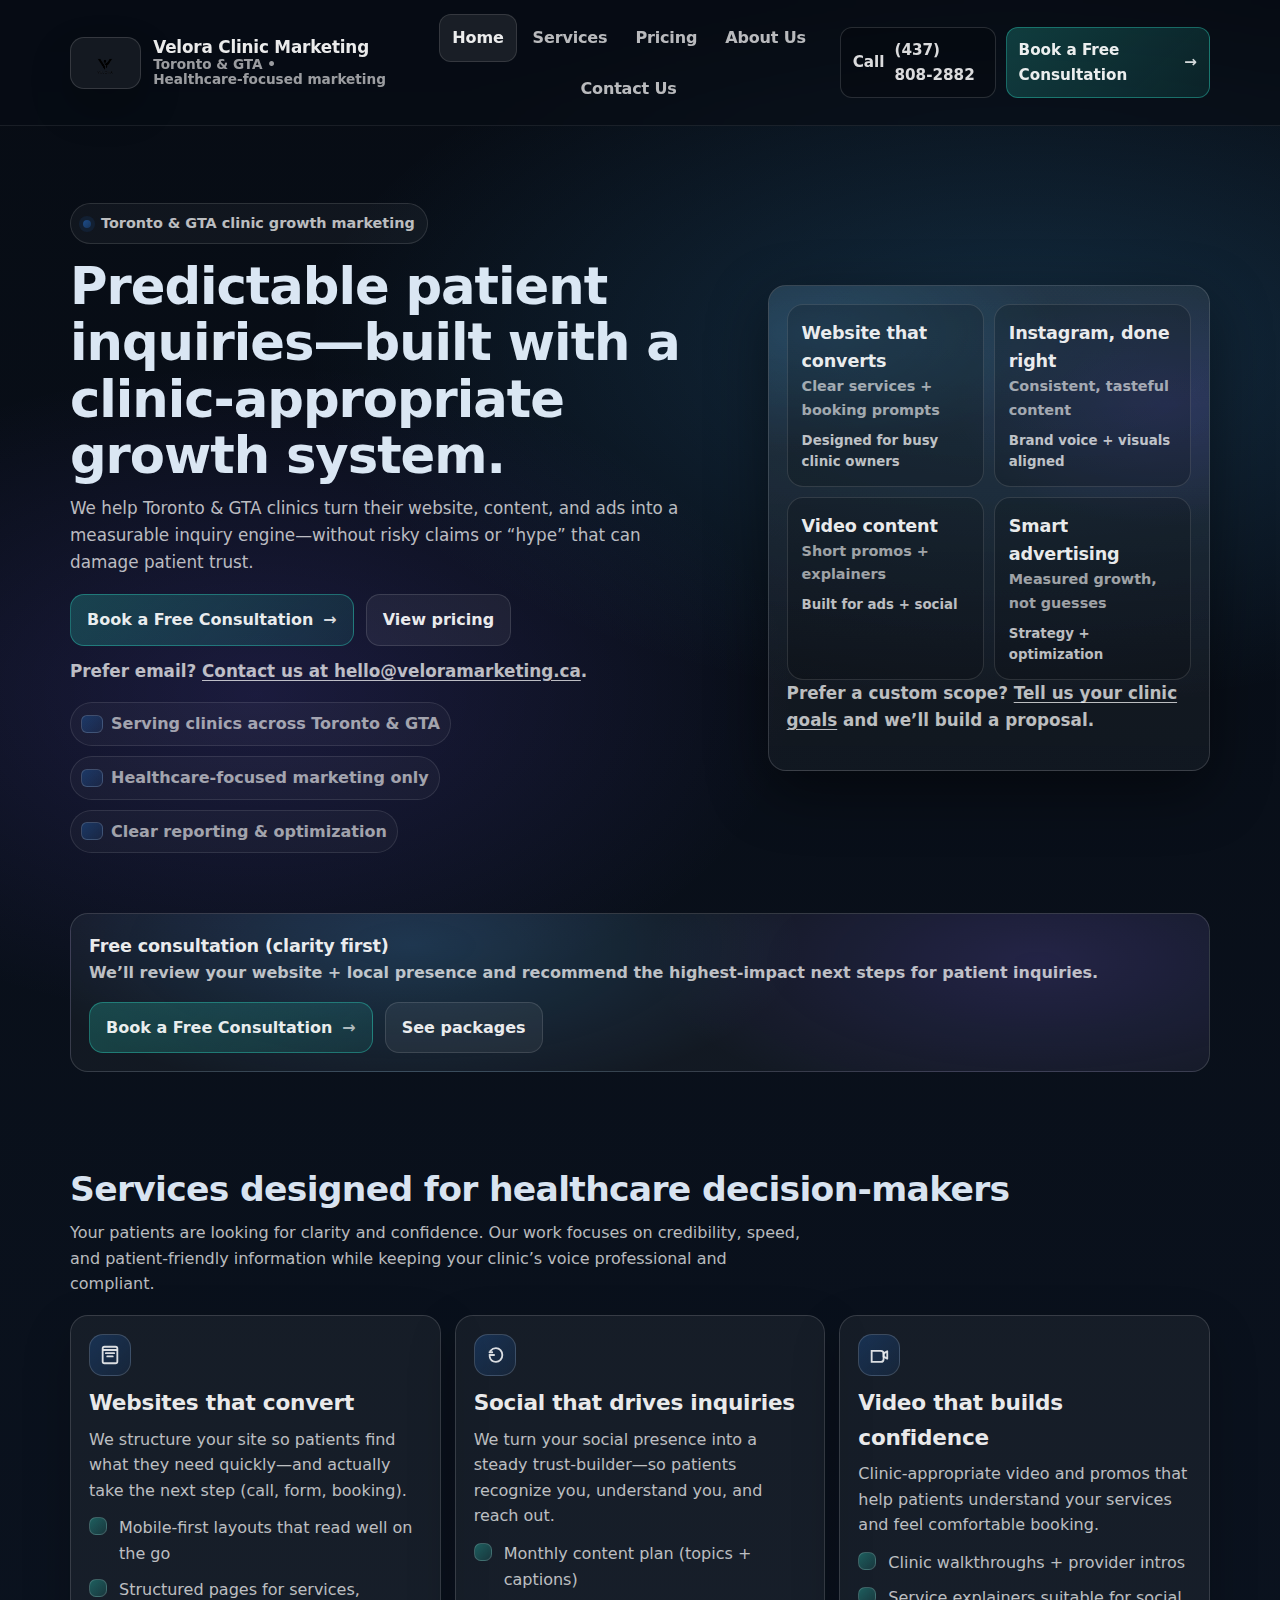
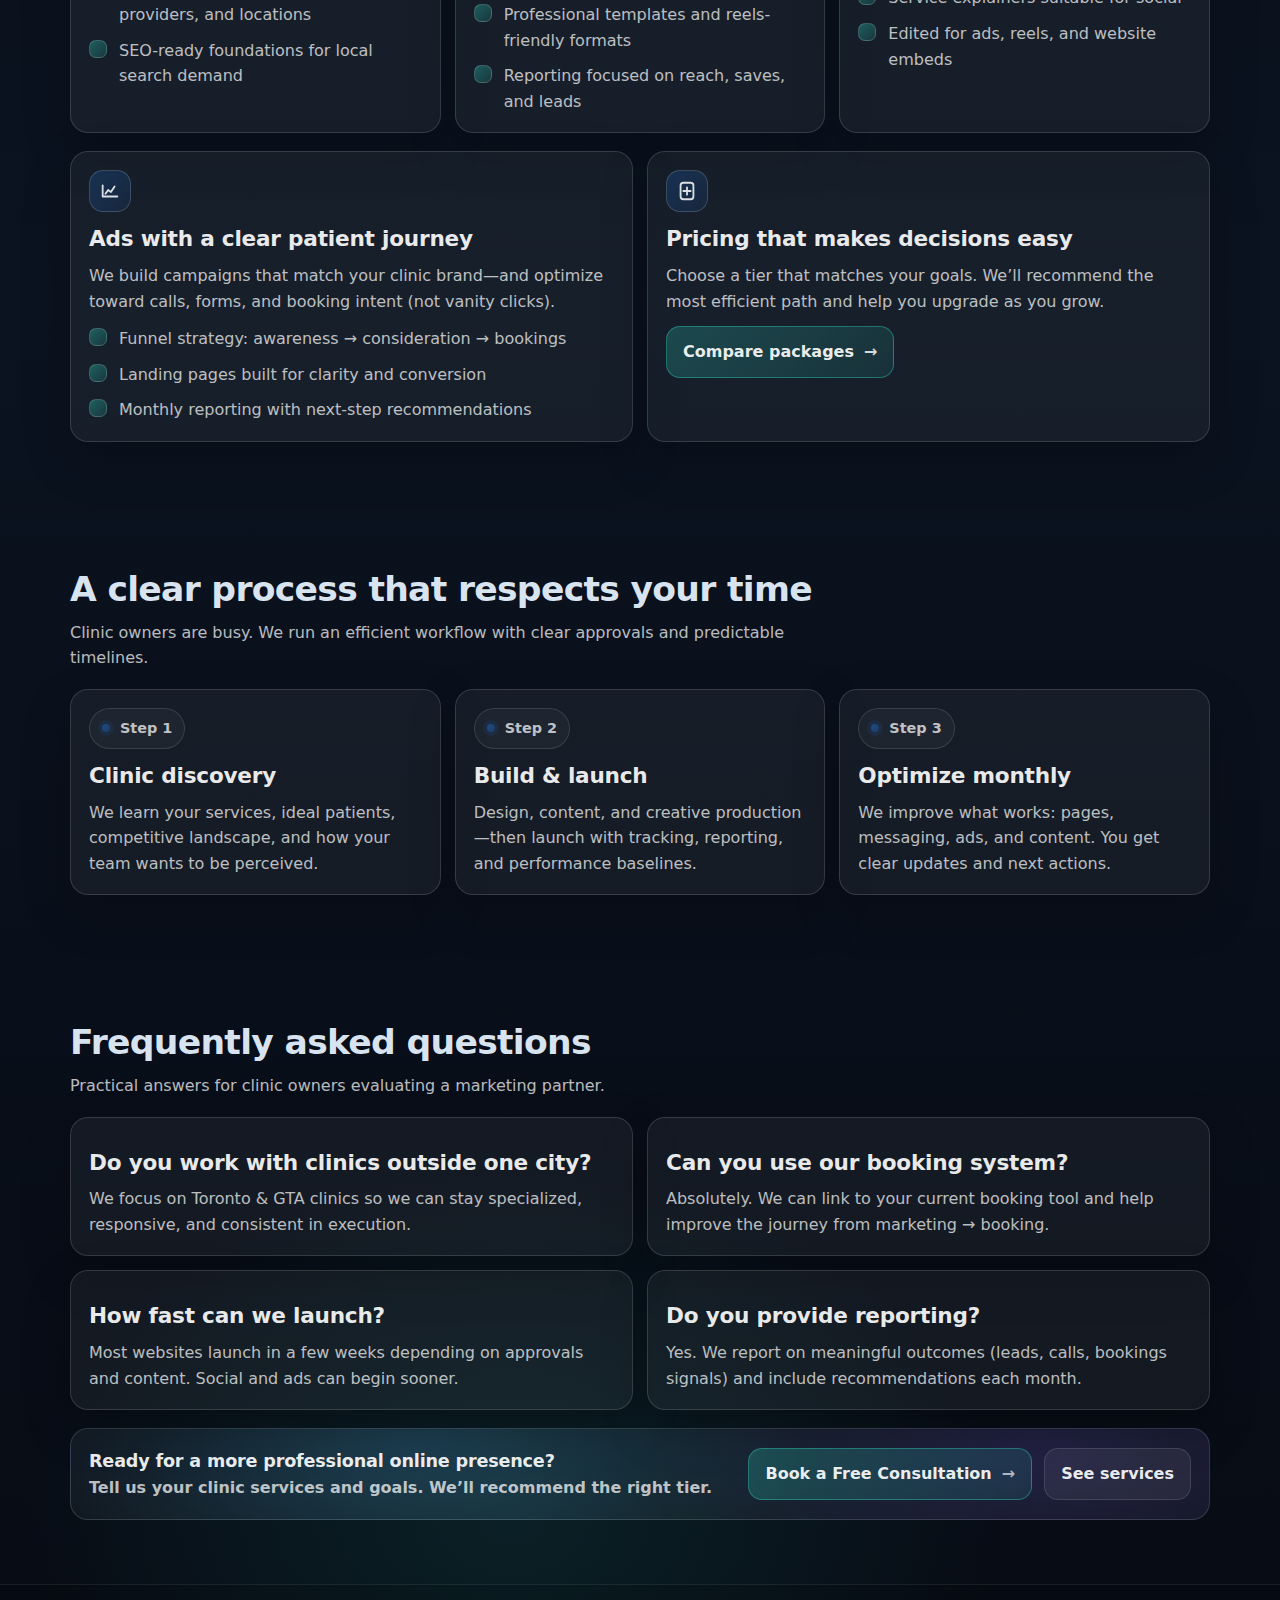
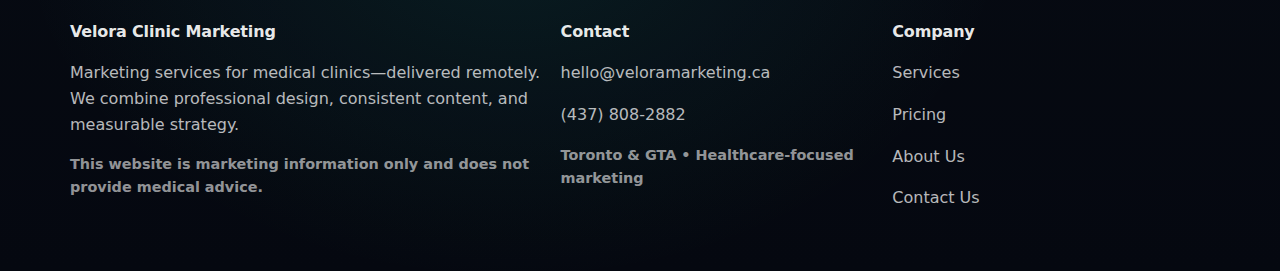
<file: docs/index.html>
<!doctype html>
<html lang="en">
  <head>
    <meta charset="utf-8" />
    <meta name="viewport" content="width=device-width, initial-scale=1" />
    <meta name="description" content="Marketing services for medical clinics: clinic websites, Instagram management, video content, and digital advertising—delivered remotely." />
    <title>Velora Clinic Marketing — Clinic Growth Partners</title>
    <link rel="icon" href="assets/favicon.svg" type="image/svg+xml" />
    <link rel="stylesheet" href="css/styles.css" />
  </head>
  <body>
    <a class="skip-link" href="#main">Skip to content</a>

    <header class="site-header">
      <div class="container nav">
        <a class="brand" href="index.html" aria-label="Go to homepage">
          <span class="logo-badge" aria-hidden="true">
            <img
              class="logo-mark"
              src="assets/velora-logo.png"
              alt=""
            />
          </span>
          <span class="name">
            <strong data-business-name>Velora Clinic Marketing</strong>
            <span data-city>Toronto &amp; GTA • Healthcare‑focused marketing</span>
          </span>
        </a>

        <nav id="nav" class="nav-links" data-nav-links aria-label="Primary">
          <a href="index.html">Home</a>
          <a href="services.html">Services</a>
          <a href="pricing.html">Pricing</a>
          <a href="about.html">About Us</a>
          <a href="contact.html">Contact Us</a>
        </nav>

        <div class="nav-cta">
          <a class="btn small ghost desktop-only" data-phone-link href="tel:+14378082882"><span aria-hidden="true">Call</span> <span data-phone>4378082882</span></a>
          <button class="btn small nav-toggle" type="button" data-nav-toggle aria-controls="nav" aria-expanded="false">
            Menu
          </button>
          <a class="btn small primary" href="contact.html#contact-form">Book a Free Consultation <span class="arrow" aria-hidden="true">→</span></a>
        </div>
      </div>
    </header>

    <main id="main">
      <section class="hero">
        <div class="container hero-grid">
          <div>
            <div class="pill"><span class="dot" aria-hidden="true"></span>Toronto &amp; GTA clinic growth marketing</div>
            <h1>Predictable patient inquiries—built with a clinic‑appropriate growth system.</h1>
            <p>
              We help Toronto &amp; GTA clinics turn their website, content, and ads into a measurable inquiry engine—without risky claims or “hype”
              that can damage patient trust.
            </p>
            <div class="hero-actions">
              <a class="btn primary" href="contact.html#contact-form">Book a Free Consultation <span class="arrow" aria-hidden="true">→</span></a>
              <a class="btn" href="pricing.html#packages">View pricing</a>
            </div>
            <div class="spacer-12"></div>
            <p class="help" style="margin:0;">
              Prefer email? <a data-email-link href="mailto:Velorafrontdesk@gmail.com" style="text-decoration: underline; text-underline-offset: 3px;">Contact us at <span data-email>Velorafrontdesk@gmail.com</span></a>.
            </p>
            <div class="trust-row" aria-label="Highlights">
              <span><span class="icon" aria-hidden="true"></span>Serving clinics across Toronto &amp; GTA</span>
              <span><span class="icon" aria-hidden="true"></span>Healthcare-focused marketing only</span>
              <span><span class="icon" aria-hidden="true"></span>Clear reporting &amp; optimization</span>
            </div>
          </div>

          <aside class="hero-card" aria-label="What you get">
            <div class="mini-kpis">
              <div class="kpi">
                <strong>Website that converts</strong>
                <span>Clear services + booking prompts</span>
                <small>Designed for busy clinic owners</small>
              </div>
              <div class="kpi">
                <strong>Instagram, done right</strong>
                <span>Consistent, tasteful content</span>
                <small>Brand voice + visuals aligned</small>
              </div>
              <div class="kpi">
                <strong>Video content</strong>
                <span>Short promos + explainers</span>
                <small>Built for ads + social</small>
              </div>
              <div class="kpi">
                <strong>Smart advertising</strong>
                <span>Measured growth, not guesses</span>
                <small>Strategy + optimization</small>
              </div>
            </div>
            <p class="note">
              Prefer a custom scope? <a href="contact.html">Tell us your clinic goals</a> and we’ll build a proposal.
            </p>
          </aside>
        </div>
      </section>

      <section class="section compact">
        <div class="container cta-band">
          <div>
            <strong>Free consultation (clarity first)</strong>
            <span>We’ll review your website + local presence and recommend the highest-impact next steps for patient inquiries.</span>
          </div>
          <div style="display:flex; gap:12px; flex-wrap:wrap;">
            <a class="btn primary" href="contact.html#contact-form">Book a Free Consultation <span class="arrow" aria-hidden="true">→</span></a>
            <a class="btn" href="pricing.html#packages">See packages</a>
          </div>
        </div>
      </section>

      <section class="section">
        <div class="container">
          <header class="section-header">
            <h2>Services designed for healthcare decision‑makers</h2>
            <p>
              Your patients are looking for clarity and confidence. Our work focuses on credibility, speed, and patient-friendly information
              while keeping your clinic’s voice professional and compliant.
            </p>
          </header>

          <div class="grid-3">
            <article class="card">
              <div class="iconbox" aria-hidden="true">
                <svg viewBox="0 0 24 24" fill="none"><path d="M5 6.5h14M7.5 10h9M9 13.5h6" stroke="currentColor" stroke-width="2" stroke-linecap="round"/><path d="M6 3h12a2 2 0 0 1 2 2v14a2 2 0 0 1-2 2H6a2 2 0 0 1-2-2V5a2 2 0 0 1 2-2Z" stroke="currentColor" stroke-width="2"/></svg>
              </div>
              <h3>Websites that convert</h3>
              <p>We structure your site so patients find what they need quickly—and actually take the next step (call, form, booking).</p>
              <ul class="list">
                <li><span class="check" aria-hidden="true"></span><span>Mobile‑first layouts that read well on the go</span></li>
                <li><span class="check" aria-hidden="true"></span><span>Structured pages for services, providers, and locations</span></li>
                <li><span class="check" aria-hidden="true"></span><span>SEO-ready foundations for local search demand</span></li>
              </ul>
            </article>

            <article class="card">
              <div class="iconbox" aria-hidden="true">
                <svg viewBox="0 0 24 24" fill="none"><path d="M7 7.5c1.7-2 3.7-3 6-3 4 0 7 3.1 7 7.5S17 19.5 13 19.5c-3.6 0-6.2-2.4-6.8-5.7" stroke="currentColor" stroke-width="2" stroke-linecap="round"/><path d="M6 12h5M6 9h3" stroke="currentColor" stroke-width="2" stroke-linecap="round"/></svg>
              </div>
              <h3>Social that drives inquiries</h3>
              <p>We turn your social presence into a steady trust-builder—so patients recognize you, understand you, and reach out.</p>
              <ul class="list">
                <li><span class="check" aria-hidden="true"></span><span>Monthly content plan (topics + captions)</span></li>
                <li><span class="check" aria-hidden="true"></span><span>Professional templates and reels-friendly formats</span></li>
                <li><span class="check" aria-hidden="true"></span><span>Reporting focused on reach, saves, and leads</span></li>
              </ul>
            </article>

            <article class="card">
              <div class="iconbox" aria-hidden="true">
                <svg viewBox="0 0 24 24" fill="none"><path d="M4 7.5h10a3 3 0 0 1 3 3v6a3 3 0 0 1-3 3H4v-12Z" stroke="currentColor" stroke-width="2"/><path d="M17 10.2 21 8v8l-4-2.2v-3.6Z" stroke="currentColor" stroke-width="2" stroke-linejoin="round"/></svg>
              </div>
              <h3>Video that builds confidence</h3>
              <p>Clinic-appropriate video and promos that help patients understand your services and feel comfortable booking.</p>
              <ul class="list">
                <li><span class="check" aria-hidden="true"></span><span>Clinic walkthroughs + provider intros</span></li>
                <li><span class="check" aria-hidden="true"></span><span>Service explainers suitable for social</span></li>
                <li><span class="check" aria-hidden="true"></span><span>Edited for ads, reels, and website embeds</span></li>
              </ul>
            </article>
          </div>

          <div class="spacer-18"></div>
          <div class="grid-2">
            <article class="card">
              <div class="iconbox" aria-hidden="true">
                <svg viewBox="0 0 24 24" fill="none"><path d="M4 18V6m0 12h16" stroke="currentColor" stroke-width="2" stroke-linecap="round"/><path d="M7 15l3-4 3 2 4-6" stroke="currentColor" stroke-width="2" stroke-linecap="round" stroke-linejoin="round"/></svg>
              </div>
              <h3>Ads with a clear patient journey</h3>
              <p>We build campaigns that match your clinic brand—and optimize toward calls, forms, and booking intent (not vanity clicks).</p>
              <ul class="list">
                <li><span class="check" aria-hidden="true"></span><span>Funnel strategy: awareness → consideration → bookings</span></li>
                <li><span class="check" aria-hidden="true"></span><span>Landing pages built for clarity and conversion</span></li>
                <li><span class="check" aria-hidden="true"></span><span>Monthly reporting with next-step recommendations</span></li>
              </ul>
            </article>
            <article class="card">
              <div class="iconbox" aria-hidden="true">
                <svg viewBox="0 0 24 24" fill="none"><path d="M8 12h8M12 8v8" stroke="currentColor" stroke-width="2" stroke-linecap="round"/><path d="M5 6a3 3 0 0 1 3-3h8a3 3 0 0 1 3 3v12a3 3 0 0 1-3 3H8a3 3 0 0 1-3-3V6Z" stroke="currentColor" stroke-width="2"/></svg>
              </div>
              <h3>Pricing that makes decisions easy</h3>
              <p>Choose a tier that matches your goals. We’ll recommend the most efficient path and help you upgrade as you grow.</p>
              <div class="spacer-12"></div>
              <a class="btn primary" href="pricing.html">Compare packages <span class="arrow" aria-hidden="true">→</span></a>
            </article>
          </div>
        </div>
      </section>

      <section class="section">
        <div class="container">
          <header class="section-header">
            <h2>A clear process that respects your time</h2>
            <p>Clinic owners are busy. We run an efficient workflow with clear approvals and predictable timelines.</p>
          </header>
          <div class="grid-3">
            <div class="card">
              <div class="pill"><span class="dot" aria-hidden="true"></span>Step 1</div>
              <h3>Clinic discovery</h3>
              <p>We learn your services, ideal patients, competitive landscape, and how your team wants to be perceived.</p>
            </div>
            <div class="card">
              <div class="pill"><span class="dot" aria-hidden="true"></span>Step 2</div>
              <h3>Build & launch</h3>
              <p>Design, content, and creative production—then launch with tracking, reporting, and performance baselines.</p>
            </div>
            <div class="card">
              <div class="pill"><span class="dot" aria-hidden="true"></span>Step 3</div>
              <h3>Optimize monthly</h3>
              <p>We improve what works: pages, messaging, ads, and content. You get clear updates and next actions.</p>
            </div>
          </div>
        </div>
      </section>

      <section class="section">
        <div class="container">
          <header class="section-header">
            <h2>Frequently asked questions</h2>
            <p>Practical answers for clinic owners evaluating a marketing partner.</p>
          </header>
          <div class="grid-2">
            <div class="card">
              <h3>Do you work with clinics outside one city?</h3>
              <p>We focus on Toronto &amp; GTA clinics so we can stay specialized, responsive, and consistent in execution.</p>
            </div>
            <div class="card">
              <h3>Can you use our booking system?</h3>
              <p>Absolutely. We can link to your current booking tool and help improve the journey from marketing → booking.</p>
            </div>
            <div class="card">
              <h3>How fast can we launch?</h3>
              <p>Most websites launch in a few weeks depending on approvals and content. Social and ads can begin sooner.</p>
            </div>
            <div class="card">
              <h3>Do you provide reporting?</h3>
              <p>Yes. We report on meaningful outcomes (leads, calls, bookings signals) and include recommendations each month.</p>
            </div>
          </div>
          <div class="spacer-18"></div>
          <div class="cta-band">
            <div>
              <strong>Ready for a more professional online presence?</strong>
              <span>Tell us your clinic services and goals. We’ll recommend the right tier.</span>
            </div>
            <div style="display:flex; gap:12px; flex-wrap:wrap;">
              <a class="btn primary" href="contact.html#contact-form">Book a Free Consultation <span class="arrow" aria-hidden="true">→</span></a>
              <a class="btn" href="services.html">See services</a>
            </div>
          </div>
        </div>
      </section>
    </main>

    <footer class="footer">
      <div class="container footer-grid">
        <div>
          <h4 data-business-name>Velora Clinic Marketing</h4>
          <p class="muted">
            Marketing services for medical clinics—delivered remotely.
            We combine professional design, consistent content, and measurable strategy.
          </p>
          <p class="fine">This website is marketing information only and does not provide medical advice.</p>
        </div>
        <div>
          <h4>Contact</h4>
          <p><a data-email-link href="mailto:Velorafrontdesk@gmail.com"><span data-email>Velorafrontdesk@gmail.com</span></a></p>
          <p><a data-phone-link href="tel:+14378082882"><span data-phone>4378082882</span></a></p>
          <p class="fine" data-city>Toronto &amp; GTA • Healthcare‑focused marketing</p>
        </div>
        <div>
          <h4>Company</h4>
          <p><a href="services.html">Services</a></p>
          <p><a href="pricing.html">Pricing</a></p>
          <p><a href="about.html">About Us</a></p>
          <p><a href="contact.html">Contact Us</a></p>
        </div>
      </div>
    </footer>

    <script src="js/main.js" defer></script>
  </body>
</html>
</file>
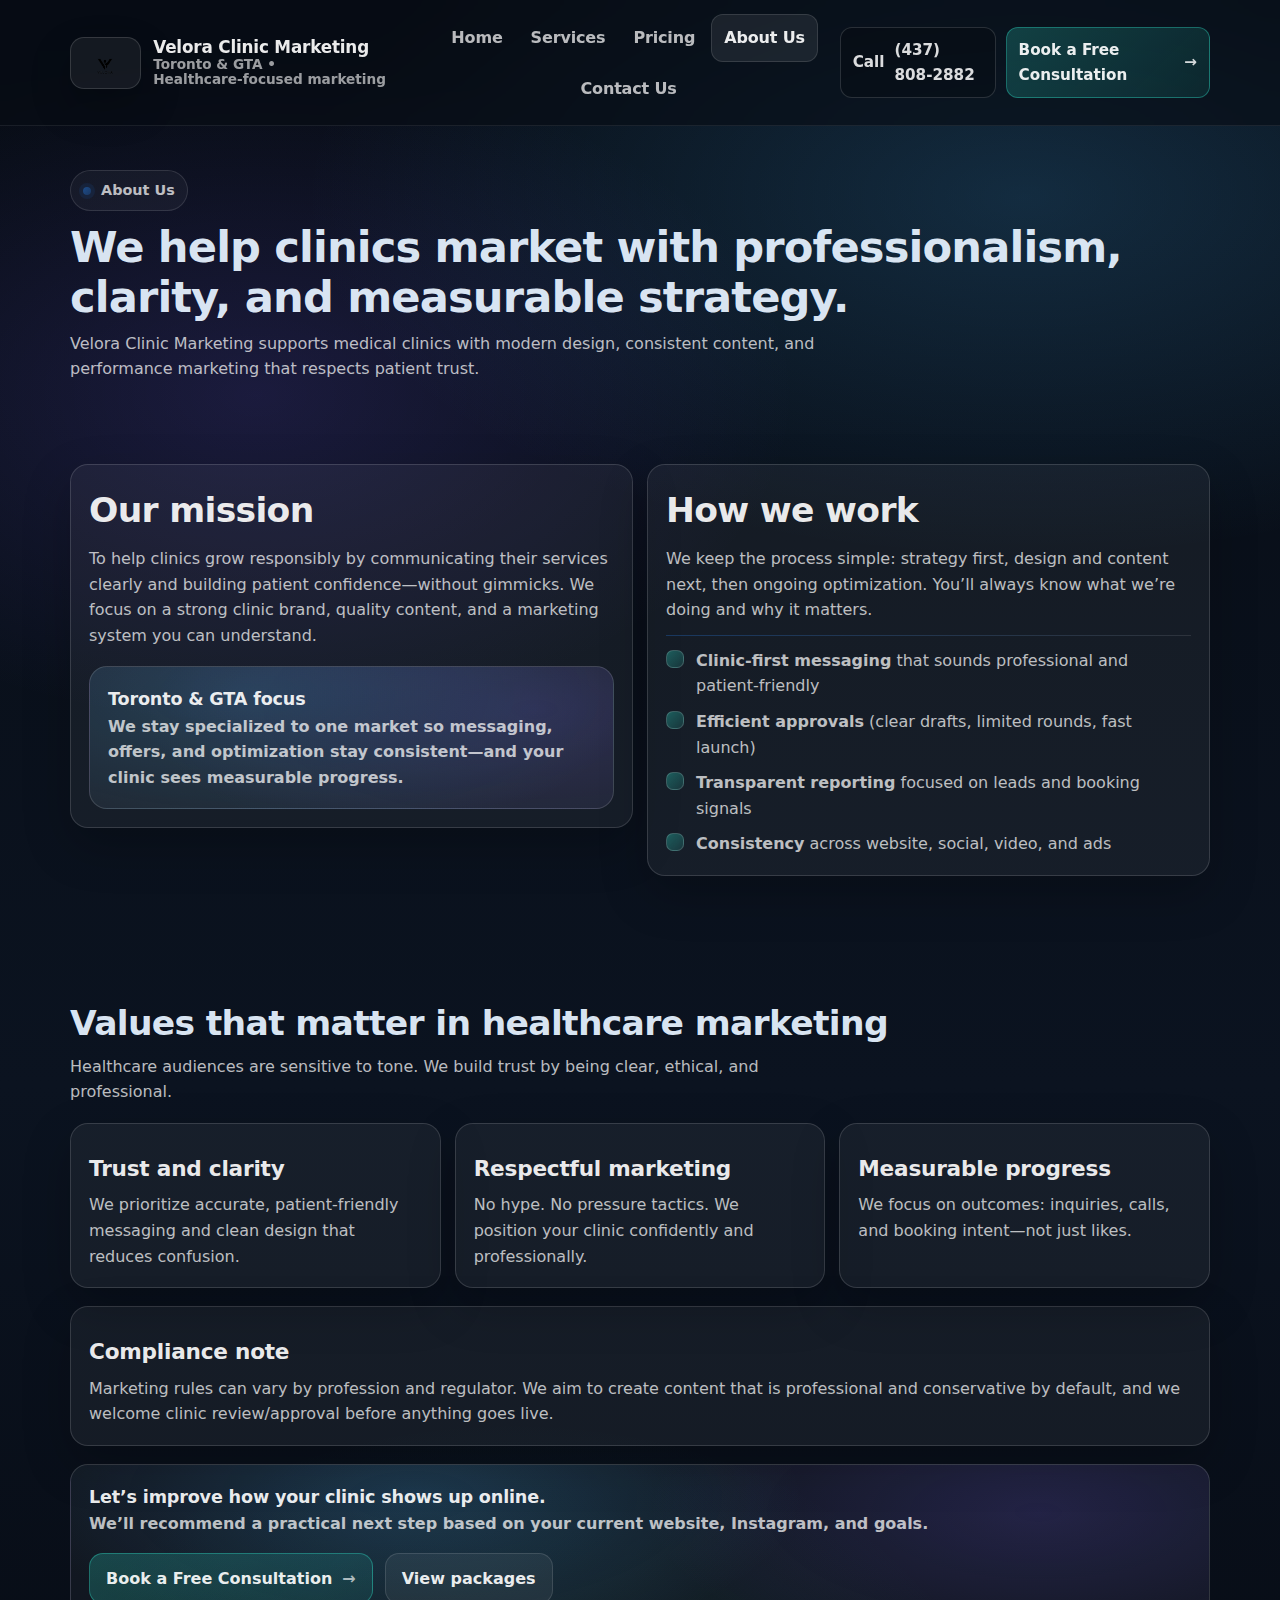
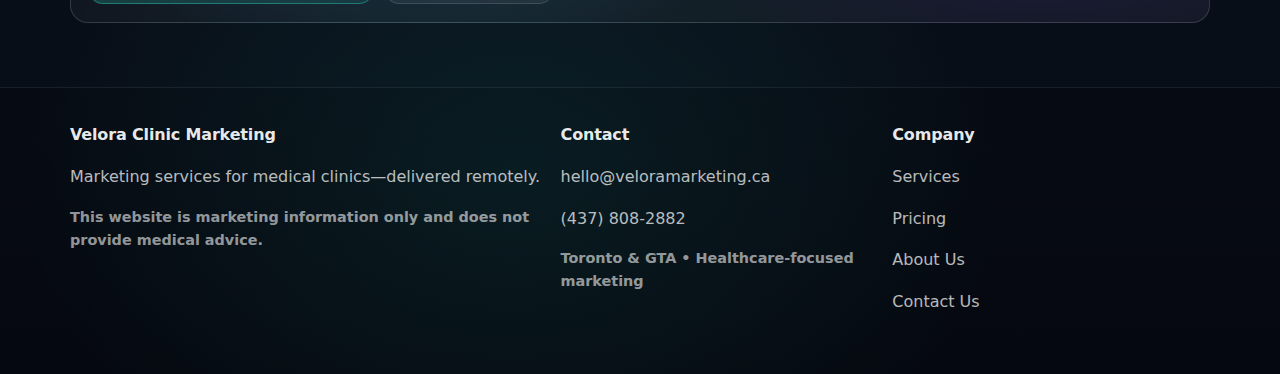
<file: docs/about.html>
<!doctype html>
<html lang="en">
  <head>
    <meta charset="utf-8" />
    <meta name="viewport" content="width=device-width, initial-scale=1" />
    <meta name="description" content="About Velora Clinic Marketing — a remote marketing partner for medical clinics focused on trust, clarity, and measurable growth." />
    <title>About Us — Velora Clinic Marketing</title>
    <link rel="icon" href="assets/favicon.svg" type="image/svg+xml" />
    <link rel="stylesheet" href="css/styles.css" />
  </head>
  <body>
    <a class="skip-link" href="#main">Skip to content</a>

    <header class="site-header">
      <div class="container nav">
        <a class="brand" href="index.html" aria-label="Go to homepage">
          <span class="logo-badge" aria-hidden="true">
            <img
              class="logo-mark"
              src="assets/velora-logo.png"
              alt=""
            />
          </span>
          <span class="name">
            <strong data-business-name>Velora Clinic Marketing</strong>
            <span data-city>Toronto &amp; GTA • Healthcare‑focused marketing</span>
          </span>
        </a>

        <nav id="nav" class="nav-links" data-nav-links aria-label="Primary">
          <a href="index.html">Home</a>
          <a href="services.html">Services</a>
          <a href="pricing.html">Pricing</a>
          <a href="about.html">About Us</a>
          <a href="contact.html">Contact Us</a>
        </nav>

        <div class="nav-cta">
          <a class="btn small ghost desktop-only" data-phone-link href="tel:+14378082882"><span aria-hidden="true">Call</span> <span data-phone>4378082882</span></a>
          <button class="btn small nav-toggle" type="button" data-nav-toggle aria-controls="nav" aria-expanded="false">Menu</button>
          <a class="btn small primary" href="contact.html#contact-form">Book a Free Consultation <span class="arrow" aria-hidden="true">→</span></a>
        </div>
      </div>
    </header>

    <main id="main">
      <section class="page-hero">
        <div class="container">
          <div class="pill"><span class="dot" aria-hidden="true"></span>About Us</div>
          <h1>We help clinics market with professionalism, clarity, and measurable strategy.</h1>
          <p>
            <span data-business-name>Velora Clinic Marketing</span> supports medical clinics with modern design,
            consistent content, and performance marketing that respects patient trust.
          </p>
        </div>
      </section>

      <section class="section">
        <div class="container two-col">
          <div class="card">
            <h2 style="margin:0 0 8px; font-size:var(--h2); letter-spacing:-0.02em;">Our mission</h2>
            <p class="muted" style="margin:0;">
              To help clinics grow responsibly by communicating their services clearly and building patient confidence—without gimmicks.
              We focus on a strong clinic brand, quality content, and a marketing system you can understand.
            </p>
            <div class="spacer-18"></div>
            <div class="cta-band">
              <div>
                <strong>Toronto &amp; GTA focus</strong>
                <span>We stay specialized to one market so messaging, offers, and optimization stay consistent—and your clinic sees measurable progress.</span>
              </div>
            </div>
          </div>

          <div class="card">
            <h2 style="margin:0 0 8px; font-size:var(--h2); letter-spacing:-0.02em;">How we work</h2>
            <p class="muted" style="margin:0;">
              We keep the process simple: strategy first, design and content next, then ongoing optimization. You’ll always know what we’re doing
              and why it matters.
            </p>
            <div class="divider"></div>
            <ul class="list">
              <li><span class="check" aria-hidden="true"></span><span><strong>Clinic-first messaging</strong> that sounds professional and patient-friendly</span></li>
              <li><span class="check" aria-hidden="true"></span><span><strong>Efficient approvals</strong> (clear drafts, limited rounds, fast launch)</span></li>
              <li><span class="check" aria-hidden="true"></span><span><strong>Transparent reporting</strong> focused on leads and booking signals</span></li>
              <li><span class="check" aria-hidden="true"></span><span><strong>Consistency</strong> across website, social, video, and ads</span></li>
            </ul>
          </div>
        </div>
      </section>

      <section class="section">
        <div class="container">
          <header class="section-header">
            <h2>Values that matter in healthcare marketing</h2>
            <p>Healthcare audiences are sensitive to tone. We build trust by being clear, ethical, and professional.</p>
          </header>
          <div class="grid-3">
            <div class="card">
              <h3>Trust and clarity</h3>
              <p class="muted">We prioritize accurate, patient-friendly messaging and clean design that reduces confusion.</p>
            </div>
            <div class="card">
              <h3>Respectful marketing</h3>
              <p class="muted">No hype. No pressure tactics. We position your clinic confidently and professionally.</p>
            </div>
            <div class="card">
              <h3>Measurable progress</h3>
              <p class="muted">We focus on outcomes: inquiries, calls, and booking intent—not just likes.</p>
            </div>
          </div>

          <div class="spacer-18"></div>
          <div class="card">
            <h3>Compliance note</h3>
            <p class="muted" style="margin:0;">
              Marketing rules can vary by profession and regulator. We aim to create content that is professional and conservative by default,
              and we welcome clinic review/approval before anything goes live.
            </p>
          </div>

          <div class="spacer-18"></div>
          <div class="cta-band">
            <div>
              <strong>Let’s improve how your clinic shows up online.</strong>
              <span>We’ll recommend a practical next step based on your current website, Instagram, and goals.</span>
            </div>
            <div style="display:flex; gap:12px; flex-wrap:wrap;">
              <a class="btn primary" href="contact.html#contact-form">Book a Free Consultation <span class="arrow" aria-hidden="true">→</span></a>
              <a class="btn" href="pricing.html#packages">View packages</a>
            </div>
          </div>
        </div>
      </section>
    </main>

    <footer class="footer">
      <div class="container footer-grid">
        <div>
          <h4 data-business-name>Velora Clinic Marketing</h4>
          <p class="muted">Marketing services for medical clinics—delivered remotely.</p>
          <p class="fine">This website is marketing information only and does not provide medical advice.</p>
        </div>
        <div>
          <h4>Contact</h4>
          <p><a data-email-link href="mailto:Velorafrontdesk@gmail.com"><span data-email>Velorafrontdesk@gmail.com</span></a></p>
          <p><a data-phone-link href="tel:+14378082882"><span data-phone>4378082882</span></a></p>
          <p class="fine" data-city>Toronto &amp; GTA • Healthcare‑focused marketing</p>
        </div>
        <div>
          <h4>Company</h4>
          <p><a href="services.html">Services</a></p>
          <p><a href="pricing.html">Pricing</a></p>
          <p><a href="about.html">About Us</a></p>
          <p><a href="contact.html">Contact Us</a></p>
        </div>
      </div>
    </footer>

    <script src="js/main.js" defer></script>
  </body>
</html>
</file>
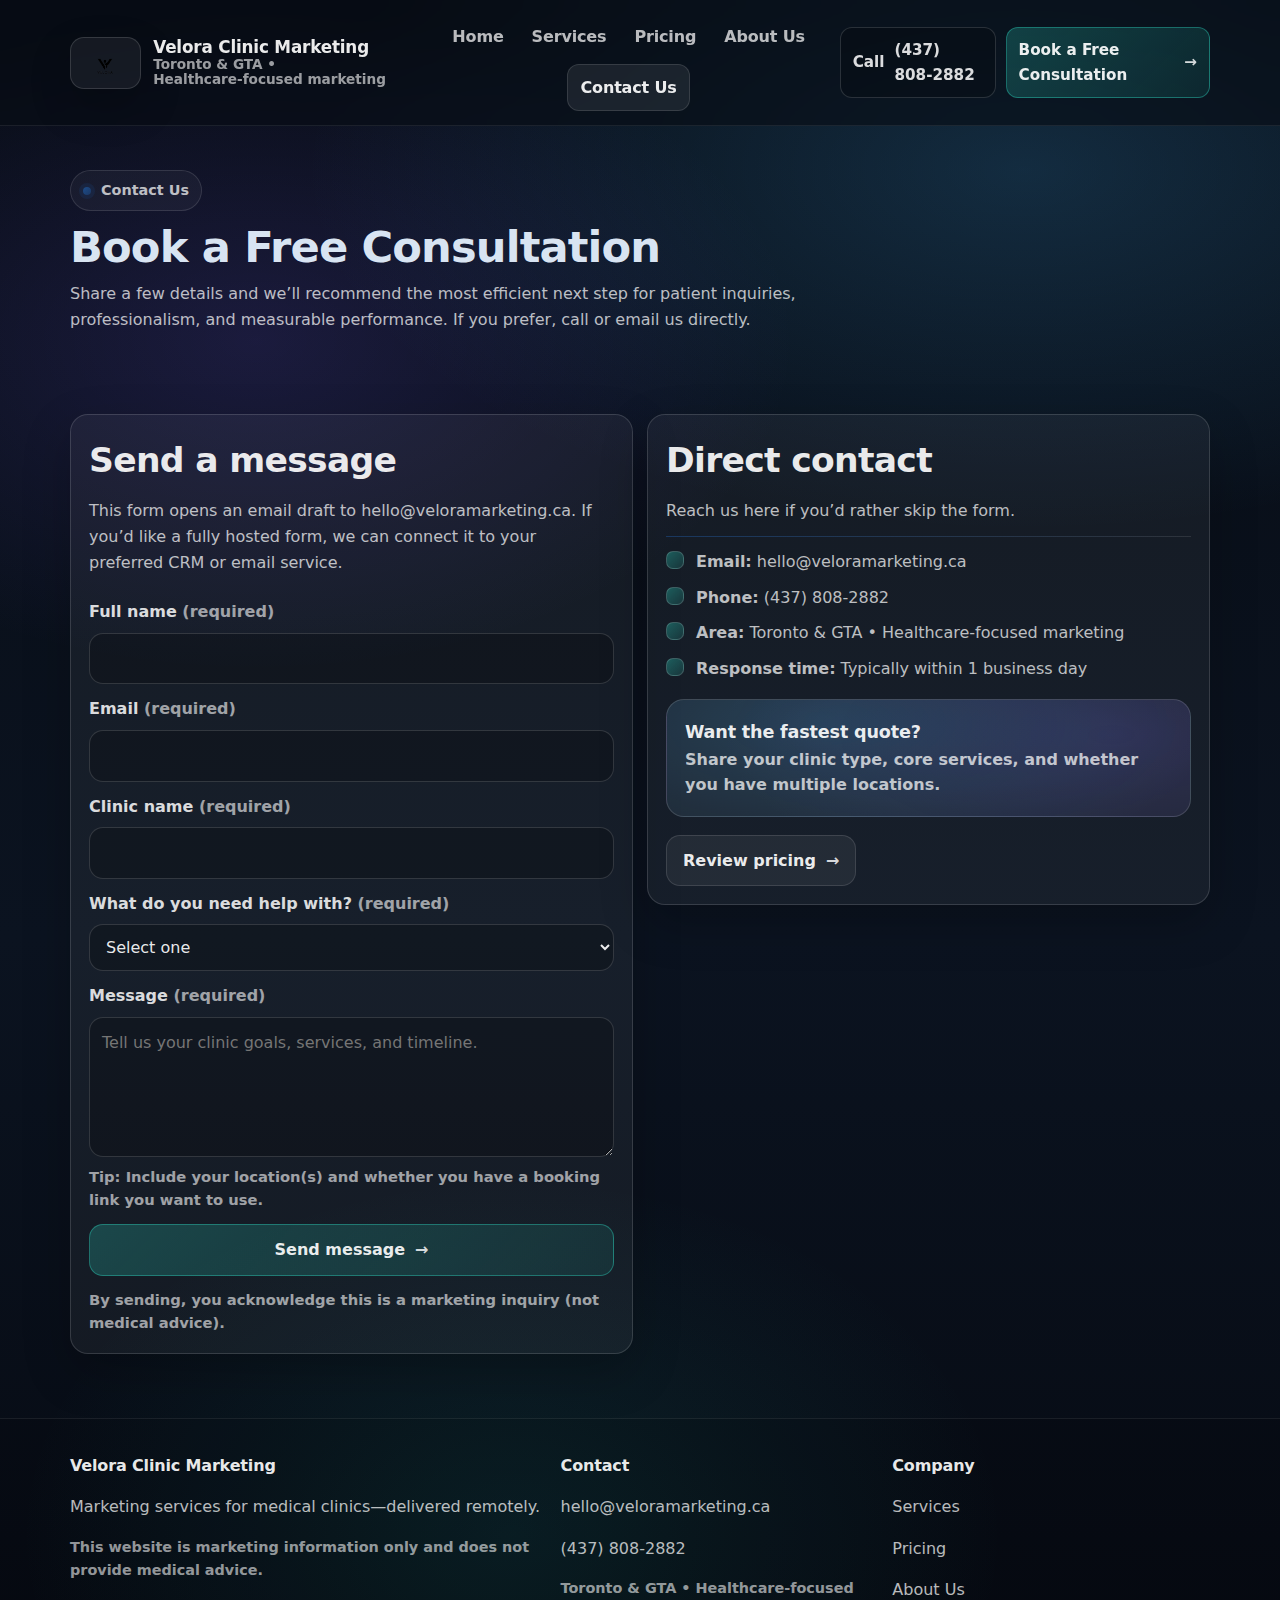
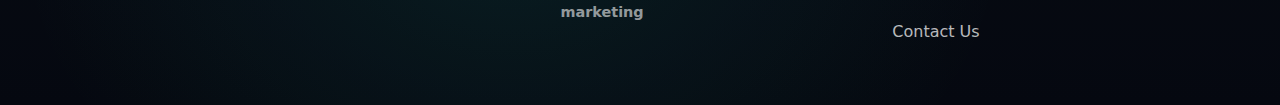
<file: docs/contact.html>
<!doctype html>
<html lang="en">
  <head>
    <meta charset="utf-8" />
    <meta name="viewport" content="width=device-width, initial-scale=1" />
    <meta name="description" content="Contact Velora Clinic Marketing — request a proposal for clinic website design, Instagram management, video production, and advertising (remote)." />
    <title>Contact Us — Velora Clinic Marketing</title>
    <link rel="icon" href="assets/favicon.svg" type="image/svg+xml" />
    <link rel="stylesheet" href="css/styles.css" />
  </head>
  <body>
    <a class="skip-link" href="#main">Skip to content</a>

    <header class="site-header">
      <div class="container nav">
        <a class="brand" href="index.html" aria-label="Go to homepage">
          <span class="logo-badge" aria-hidden="true">
            <img
              class="logo-mark"
              src="assets/velora-logo.png"
              alt=""
            />
          </span>
          <span class="name">
            <strong data-business-name>Velora Clinic Marketing</strong>
            <span data-city>Toronto &amp; GTA • Healthcare‑focused marketing</span>
          </span>
        </a>

        <nav id="nav" class="nav-links" data-nav-links aria-label="Primary">
          <a href="index.html">Home</a>
          <a href="services.html">Services</a>
          <a href="pricing.html">Pricing</a>
          <a href="about.html">About Us</a>
          <a href="contact.html">Contact Us</a>
        </nav>

        <div class="nav-cta">
          <a class="btn small ghost desktop-only" data-phone-link href="tel:+14378082882"><span aria-hidden="true">Call</span> <span data-phone>4378082882</span></a>
          <button class="btn small nav-toggle" type="button" data-nav-toggle aria-controls="nav" aria-expanded="false">Menu</button>
          <a class="btn small primary" href="contact.html#contact-form">Book a Free Consultation <span class="arrow" aria-hidden="true">→</span></a>
        </div>
      </div>
    </header>

    <main id="main">
      <section class="page-hero">
        <div class="container">
          <div class="pill"><span class="dot" aria-hidden="true"></span>Contact Us</div>
          <h1>Book a Free Consultation</h1>
          <p>
            Share a few details and we’ll recommend the most efficient next step for patient inquiries, professionalism, and measurable performance.
            If you prefer, call or email us directly.
          </p>
        </div>
      </section>

      <section class="section">
        <div class="container two-col">
          <div class="card" id="contact-form">
            <h2 style="margin:0 0 10px; font-size:var(--h2); letter-spacing:-0.02em;">Send a message</h2>
            <p class="muted" style="margin:0 0 12px;">
              This form opens an email draft to <span data-email>hello@veloramarketing.ca</span>. If you’d like a fully hosted form,
              we can connect it to your preferred CRM or email service.
            </p>

            <div class="alert warn" data-form-status hidden>
              Please complete the form.
            </div>

            <div class="spacer-12"></div>

            <form class="form" data-contact-form>
              <div class="field">
                <label for="name">Full name <span class="subtle">(required)</span></label>
                <input id="name" name="name" autocomplete="name" required />
              </div>

              <div class="field">
                <label for="email">Email <span class="subtle">(required)</span></label>
                <input id="email" name="email" type="email" autocomplete="email" required />
              </div>

              <div class="field">
                <label for="clinic">Clinic name <span class="subtle">(required)</span></label>
                <input id="clinic" name="clinic" autocomplete="organization" required />
              </div>

              <div class="field">
                <label for="service">What do you need help with? <span class="subtle">(required)</span></label>
                <select id="service" name="service" required>
                  <option value="">Select one</option>
                  <option>Website design</option>
                  <option>Instagram management</option>
                  <option>Video production</option>
                  <option>Digital advertising & strategy</option>
                  <option>Pricing / package recommendation</option>
                </select>
              </div>

              <div class="field">
                <label for="message">Message <span class="subtle">(required)</span></label>
                <textarea id="message" name="message" required placeholder="Tell us your clinic goals, services, and timeline."></textarea>
                <div class="help">Tip: Include your location(s) and whether you have a booking link you want to use.</div>
              </div>

              <button class="btn primary" type="submit">Send message <span class="arrow" aria-hidden="true">→</span></button>
              <div class="help">By sending, you acknowledge this is a marketing inquiry (not medical advice).</div>
            </form>
          </div>

          <aside class="card">
            <h2 style="margin:0 0 10px; font-size:var(--h2); letter-spacing:-0.02em;">Direct contact</h2>
            <p class="muted" style="margin:0 0 12px;">Reach us here if you’d rather skip the form.</p>
            <div class="divider"></div>

            <ul class="list">
              <li>
                <span class="check" aria-hidden="true"></span>
                <span><strong>Email:</strong> <a data-email-link href="mailto:hello@veloramarketing.ca"><span data-email>hello@veloramarketing.ca</span></a></span>
              </li>
              <li>
                <span class="check" aria-hidden="true"></span>
                <span><strong>Phone:</strong> <a data-phone-link href="tel:+14378082882"><span data-phone>4378082882</span></a></span>
              </li>
              <li>
                <span class="check" aria-hidden="true"></span>
                <span><strong>Area:</strong> <span data-city>Toronto &amp; GTA • Healthcare‑focused marketing</span></span>
              </li>
              <li>
                <span class="check" aria-hidden="true"></span>
                <span><strong>Response time:</strong> Typically within 1 business day</span>
              </li>
            </ul>

            <div class="spacer-18"></div>
            <div class="cta-band">
              <div>
                <strong>Want the fastest quote?</strong>
                <span>Share your clinic type, core services, and whether you have multiple locations.</span>
              </div>
            </div>
            <div class="spacer-18"></div>
            <a class="btn" href="pricing.html">Review pricing <span class="arrow" aria-hidden="true">→</span></a>
          </aside>
        </div>
      </section>
    </main>

    <footer class="footer">
      <div class="container footer-grid">
        <div>
          <h4 data-business-name>Velora Clinic Marketing</h4>
          <p class="muted">Marketing services for medical clinics—delivered remotely.</p>
          <p class="fine">This website is marketing information only and does not provide medical advice.</p>
        </div>
        <div>
          <h4>Contact</h4>
          <p><a data-email-link href="mailto:hello@veloramarketing.ca"><span data-email>hello@veloramarketing.ca</span></a></p>
          <p><a data-phone-link href="tel:+14378082882"><span data-phone>4378082882</span></a></p>
          <p class="fine" data-city>Toronto &amp; GTA • Healthcare‑focused marketing</p>
        </div>
        <div>
          <h4>Company</h4>
          <p><a href="services.html">Services</a></p>
          <p><a href="pricing.html">Pricing</a></p>
          <p><a href="about.html">About Us</a></p>
          <p><a href="contact.html">Contact Us</a></p>
        </div>
      </div>
    </footer>

    <script src="js/main.js" defer></script>
  </body>
</html>
</file>
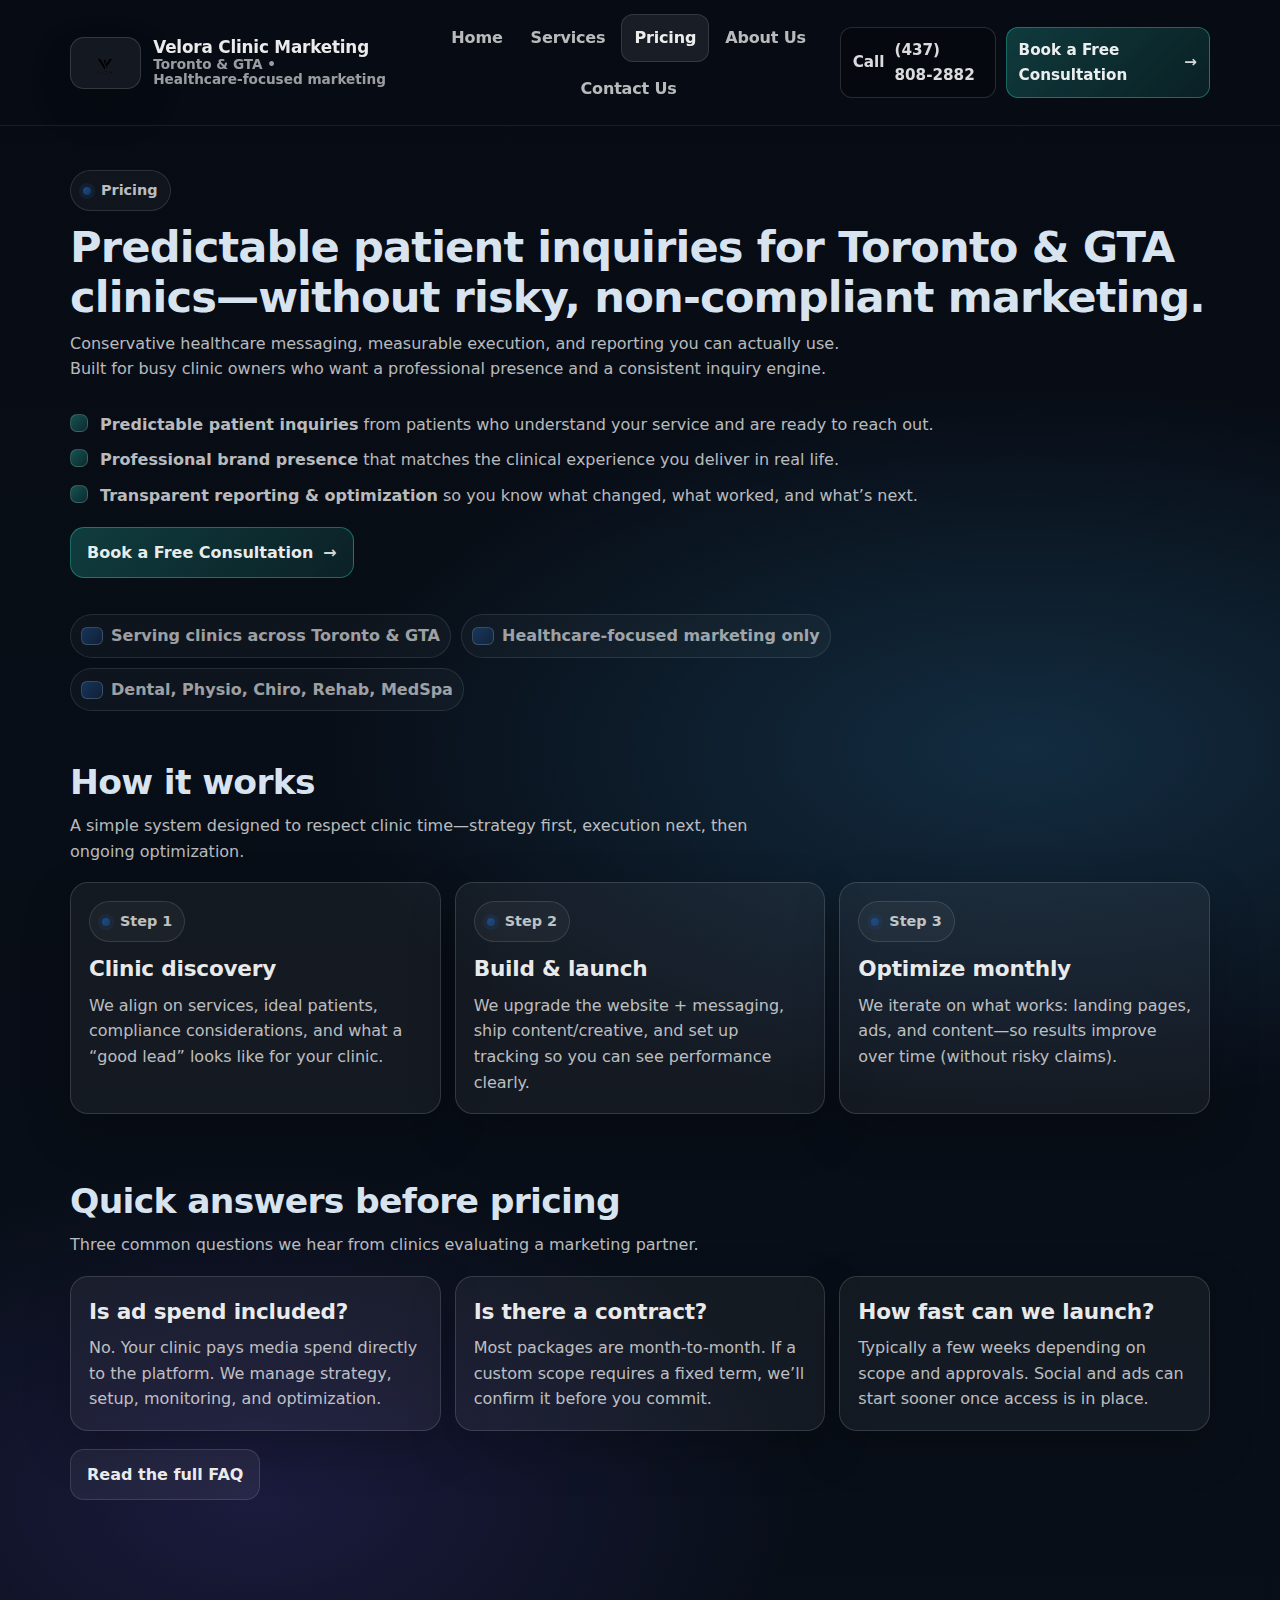
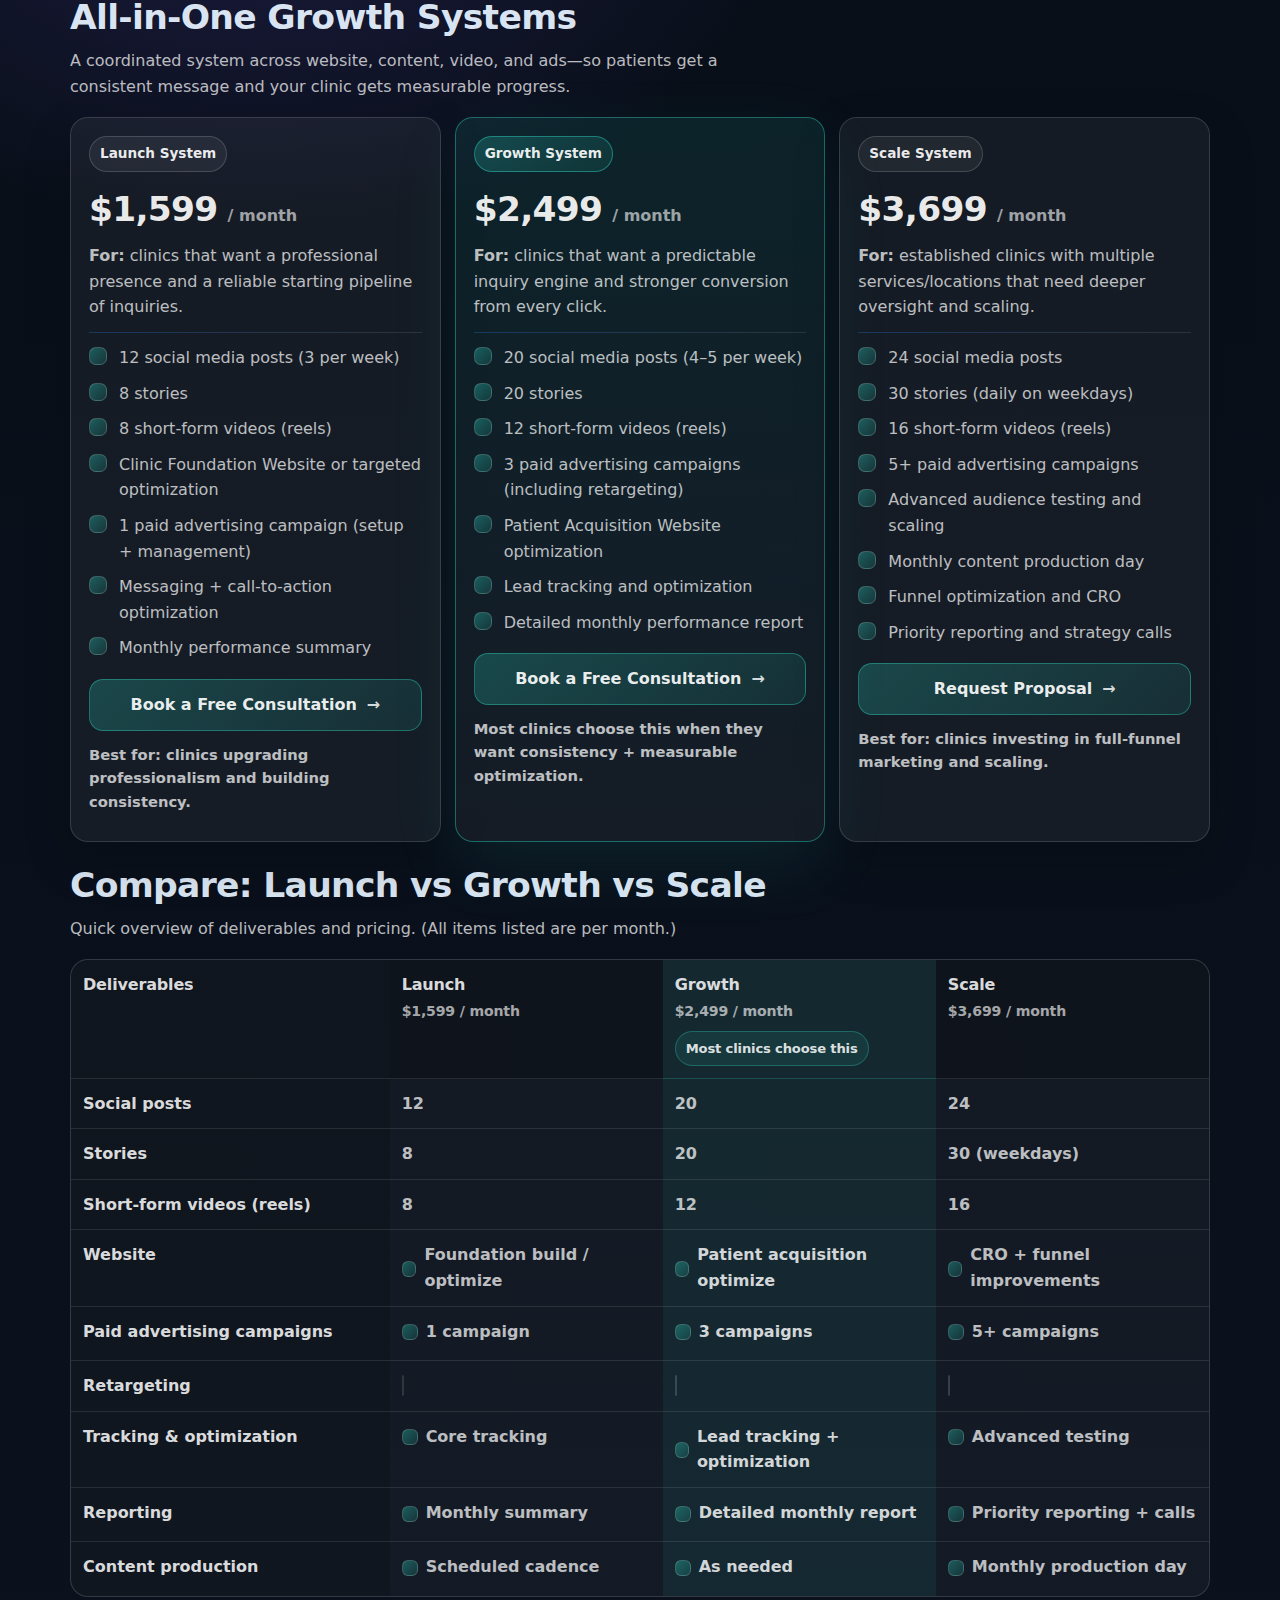
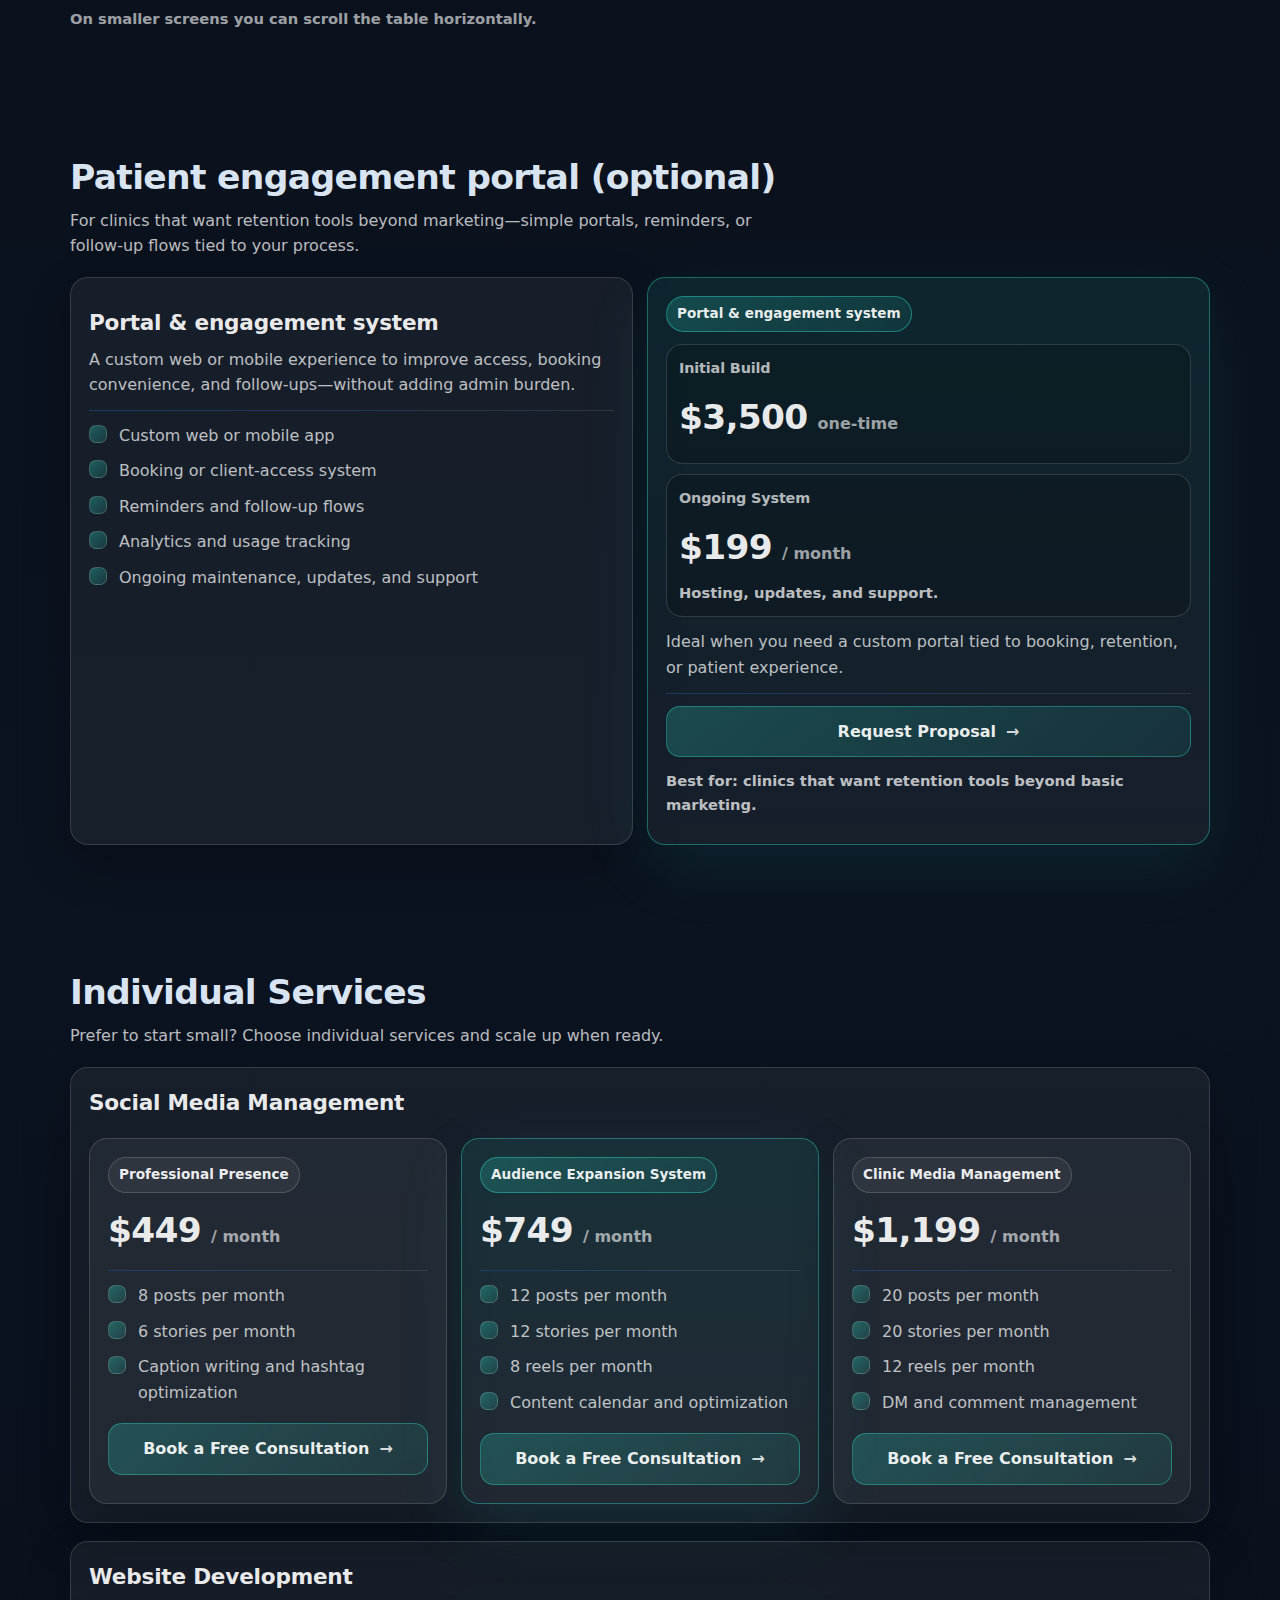
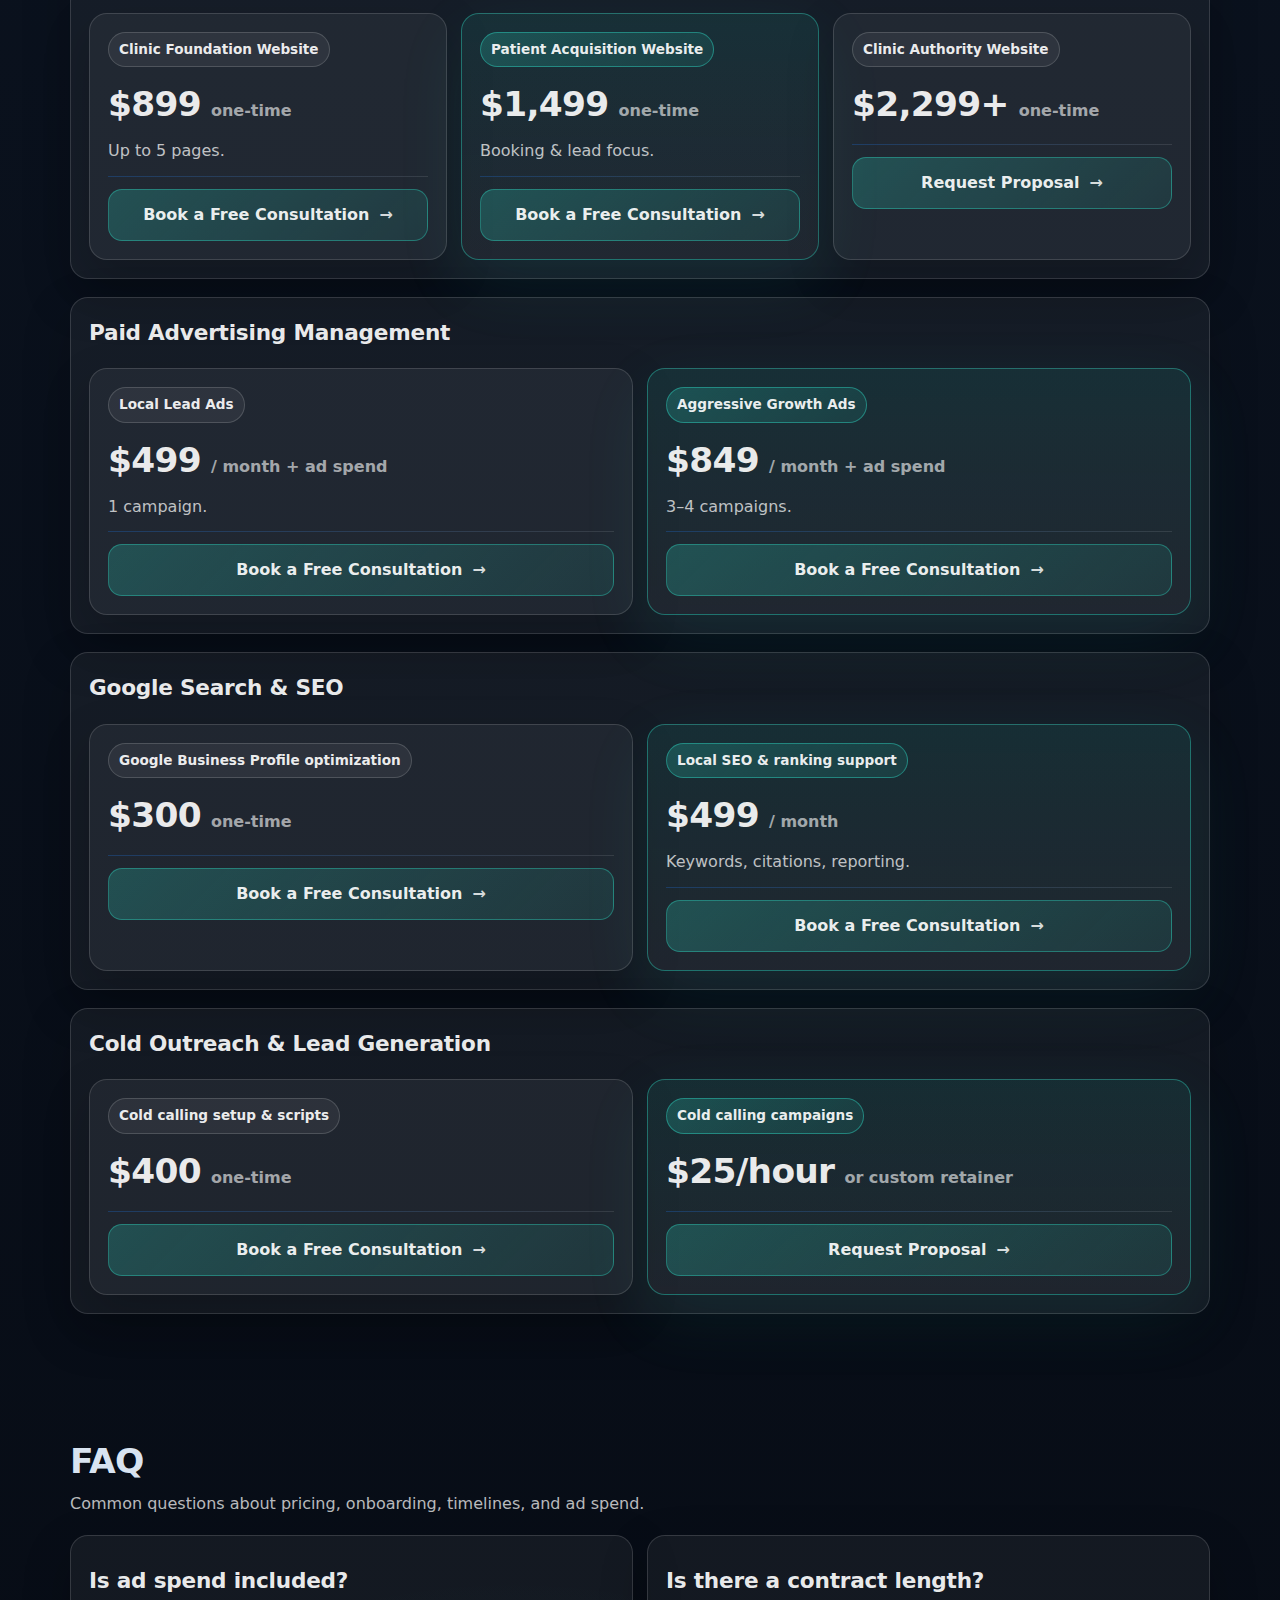
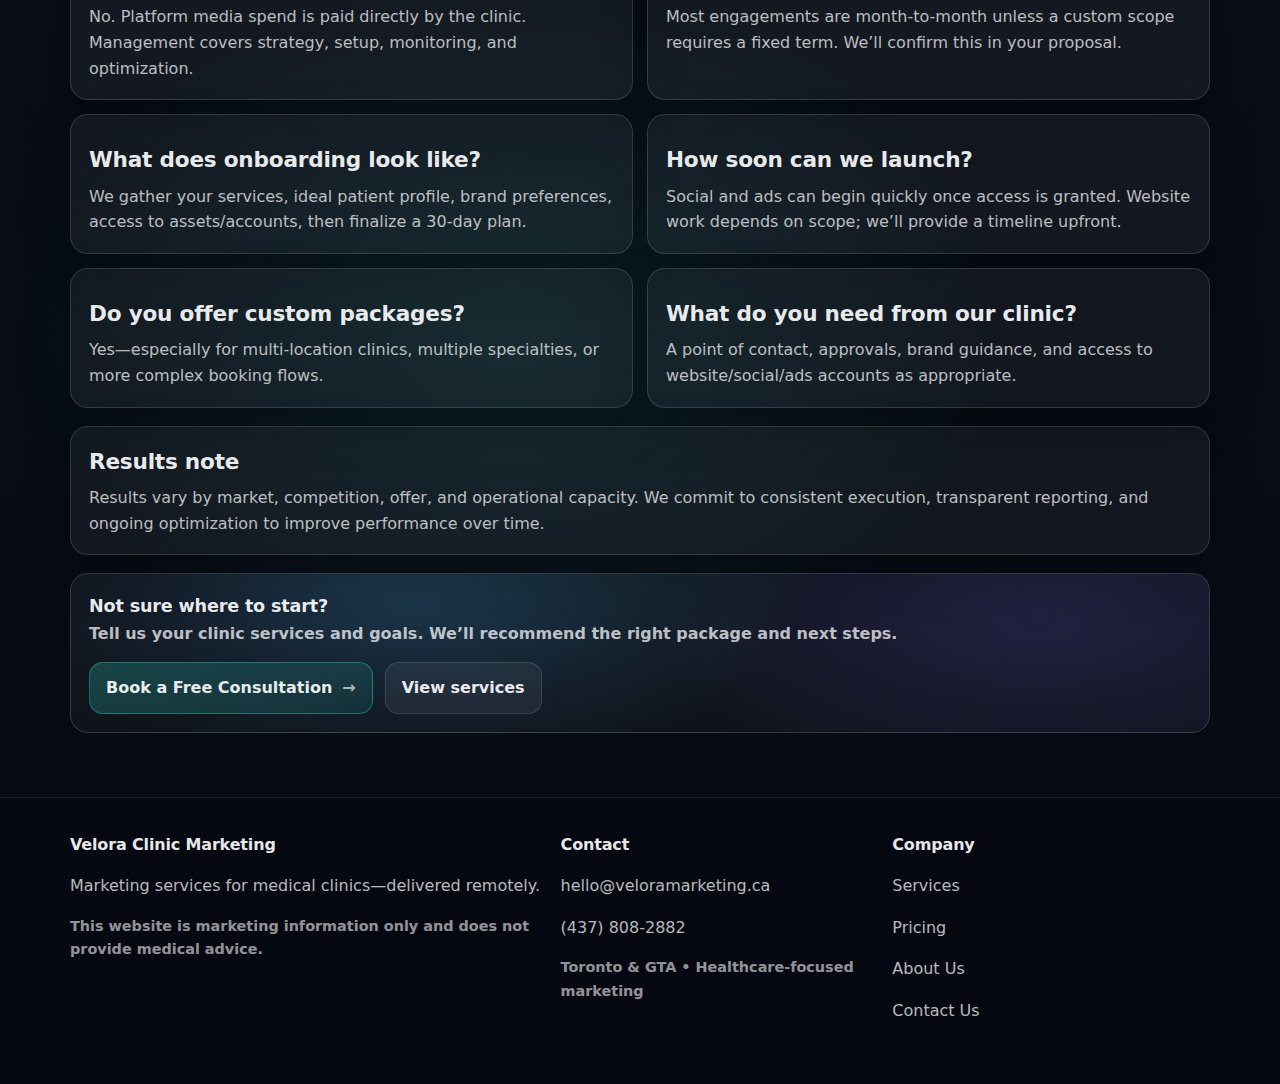
<file: docs/pricing.html>
<!doctype html>
<html lang="en">
  <head>
    <meta charset="utf-8" />
    <meta name="viewport" content="width=device-width, initial-scale=1" />
    <meta name="description" content="Clinic marketing packages with clear tiers: website design, Instagram management, video content, and advertising strategy—delivered remotely." />
    <title>Pricing — Velora Clinic Marketing</title>
    <link rel="icon" href="assets/favicon.svg" type="image/svg+xml" />
    <link rel="stylesheet" href="css/styles.css" />
  </head>
  <body>
    <a class="skip-link" href="#main">Skip to content</a>

    <header class="site-header">
      <div class="container nav">
        <a class="brand" href="index.html" aria-label="Go to homepage">
          <span class="logo-badge" aria-hidden="true">
            <img
              class="logo-mark"
              src="assets/velora-logo.png"
              alt=""
            />
          </span>
          <span class="name">
            <strong data-business-name>Velora Clinic Marketing</strong>
            <span data-city>Toronto &amp; GTA • Healthcare‑focused marketing</span>
          </span>
        </a>

        <nav id="nav" class="nav-links" data-nav-links aria-label="Primary">
          <a href="index.html">Home</a>
          <a href="services.html">Services</a>
          <a href="pricing.html">Pricing</a>
          <a href="about.html">About Us</a>
          <a href="contact.html">Contact Us</a>
        </nav>

        <div class="nav-cta">
          <a class="btn small ghost desktop-only" data-phone-link href="tel:+14378082882"><span aria-hidden="true">Call</span> <span data-phone>4378082882</span></a>
          <button class="btn small nav-toggle" type="button" data-nav-toggle aria-controls="nav" aria-expanded="false">Menu</button>
          <a class="btn small primary" href="contact.html#contact-form">Book a Free Consultation <span class="arrow" aria-hidden="true">→</span></a>
        </div>
      </div>
    </header>

    <main id="main">
      <!-- Authority block (Outcome → Proof → Process → Price) -->
      <section class="page-hero authority">
        <div class="container">
          <div class="pill"><span class="dot" aria-hidden="true"></span>Pricing</div>
          <h1>Predictable patient inquiries for Toronto &amp; GTA clinics—without risky, non‑compliant marketing.</h1>
          <p>
            Conservative healthcare messaging, measurable execution, and reporting you can actually use. Built for busy clinic owners who want a
            professional presence and a consistent inquiry engine.
          </p>

          <div class="spacer-18"></div>
          <ul class="list" aria-label="Outcomes">
            <li><span class="check" aria-hidden="true"></span><span><strong>Predictable patient inquiries</strong> from patients who understand your service and are ready to reach out.</span></li>
            <li><span class="check" aria-hidden="true"></span><span><strong>Professional brand presence</strong> that matches the clinical experience you deliver in real life.</span></li>
            <li><span class="check" aria-hidden="true"></span><span><strong>Transparent reporting &amp; optimization</strong> so you know what changed, what worked, and what’s next.</span></li>
          </ul>

          <div class="spacer-18"></div>
          <a class="btn primary" href="contact.html#contact-form">Book a Free Consultation <span class="arrow" aria-hidden="true">→</span></a>

          <div class="spacer-18"></div>
          <div class="trust-row" aria-label="Trust signals">
            <span><span class="icon" aria-hidden="true"></span>Serving clinics across Toronto &amp; GTA</span>
            <span><span class="icon" aria-hidden="true"></span>Healthcare-focused marketing only</span>
            <span><span class="icon" aria-hidden="true"></span>Dental, Physio, Chiro, Rehab, MedSpa</span>
          </div>
        </div>
      </section>

      <section class="section compact" aria-label="Process">
        <div class="container">
          <header class="section-header">
            <h2>How it works</h2>
            <p>A simple system designed to respect clinic time—strategy first, execution next, then ongoing optimization.</p>
          </header>
          <div class="grid-3">
            <div class="card">
              <div class="pill"><span class="dot" aria-hidden="true"></span>Step 1</div>
              <h3>Clinic discovery</h3>
              <p class="muted">We align on services, ideal patients, compliance considerations, and what a “good lead” looks like for your clinic.</p>
            </div>
            <div class="card">
              <div class="pill"><span class="dot" aria-hidden="true"></span>Step 2</div>
              <h3>Build & launch</h3>
              <p class="muted">We upgrade the website + messaging, ship content/creative, and set up tracking so you can see performance clearly.</p>
            </div>
            <div class="card">
              <div class="pill"><span class="dot" aria-hidden="true"></span>Step 3</div>
              <h3>Optimize monthly</h3>
              <p class="muted">We iterate on what works: landing pages, ads, and content—so results improve over time (without risky claims).</p>
            </div>
          </div>
        </div>
      </section>

      <section class="section compact" id="packages">
        <div class="container">
          <header class="section-header">
            <h2>Quick answers before pricing</h2>
            <p>Three common questions we hear from clinics evaluating a marketing partner.</p>
          </header>
          <div class="grid-3">
            <div class="card">
              <h3 style="margin-top:0;">Is ad spend included?</h3>
              <p class="muted">No. Your clinic pays media spend directly to the platform. We manage strategy, setup, monitoring, and optimization.</p>
            </div>
            <div class="card">
              <h3 style="margin-top:0;">Is there a contract?</h3>
              <p class="muted">Most packages are month-to-month. If a custom scope requires a fixed term, we’ll confirm it before you commit.</p>
            </div>
            <div class="card">
              <h3 style="margin-top:0;">How fast can we launch?</h3>
              <p class="muted">Typically a few weeks depending on scope and approvals. Social and ads can start sooner once access is in place.</p>
            </div>
          </div>
          <div class="spacer-18"></div>
          <a class="btn" href="#faq">Read the full FAQ</a>
        </div>
      </section>

      <section class="section">
        <div class="container">
          <header class="section-header">
            <h2>All‑in‑One Growth Systems</h2>
            <p>
              A coordinated system across website, content, video, and ads—so patients get a consistent message and your clinic gets measurable progress.
            </p>
          </header>

          <div class="pricing-grid">
            <article class="price-card">
              <span class="badge">Launch System</span>
              <div class="price">
                <strong>$1,599</strong>
                <span>/ month</span>
              </div>
              <p><strong>For:</strong> clinics that want a professional presence and a reliable starting pipeline of inquiries.</p>
              <div class="divider"></div>
              <ul class="list">
                <li><span class="check" aria-hidden="true"></span><span>12 social media posts (3 per week)</span></li>
                <li><span class="check" aria-hidden="true"></span><span>8 stories</span></li>
                <li><span class="check" aria-hidden="true"></span><span>8 short‑form videos (reels)</span></li>
                <li><span class="check" aria-hidden="true"></span><span>Clinic Foundation Website or targeted optimization</span></li>
                <li><span class="check" aria-hidden="true"></span><span>1 paid advertising campaign (setup + management)</span></li>
                <li><span class="check" aria-hidden="true"></span><span>Messaging + call‑to‑action optimization</span></li>
                <li><span class="check" aria-hidden="true"></span><span>Monthly performance summary</span></li>
              </ul>
              <div class="spacer-18"></div>
              <div class="price-actions">
                <a class="btn block primary" href="contact.html#contact-form">Book a Free Consultation <span class="arrow" aria-hidden="true">→</span></a>
              </div>
              <div class="spacer-12"></div>
              <p class="help">Best for: clinics upgrading professionalism and building consistency.</p>
            </article>

            <article class="price-card featured">
              <span class="badge best">Growth System</span>
              <div class="price">
                <strong>$2,499</strong>
                <span>/ month</span>
              </div>
              <p><strong>For:</strong> clinics that want a predictable inquiry engine and stronger conversion from every click.</p>
              <div class="divider"></div>
              <ul class="list">
                <li><span class="check" aria-hidden="true"></span><span>20 social media posts (4–5 per week)</span></li>
                <li><span class="check" aria-hidden="true"></span><span>20 stories</span></li>
                <li><span class="check" aria-hidden="true"></span><span>12 short‑form videos (reels)</span></li>
                <li><span class="check" aria-hidden="true"></span><span>3 paid advertising campaigns (including retargeting)</span></li>
                <li><span class="check" aria-hidden="true"></span><span>Patient Acquisition Website optimization</span></li>
                <li><span class="check" aria-hidden="true"></span><span>Lead tracking and optimization</span></li>
                <li><span class="check" aria-hidden="true"></span><span>Detailed monthly performance report</span></li>
              </ul>
              <div class="spacer-18"></div>
              <div class="price-actions">
                <a class="btn block primary" href="contact.html#contact-form">Book a Free Consultation <span class="arrow" aria-hidden="true">→</span></a>
              </div>
              <div class="spacer-12"></div>
              <p class="help"><strong>Most clinics choose this</strong> when they want consistency + measurable optimization.</p>
            </article>

            <article class="price-card">
              <span class="badge">Scale System</span>
              <div class="price">
                <strong>$3,699</strong>
                <span>/ month</span>
              </div>
              <p><strong>For:</strong> established clinics with multiple services/locations that need deeper oversight and scaling.</p>
              <div class="divider"></div>
              <ul class="list">
                <li><span class="check" aria-hidden="true"></span><span>24 social media posts</span></li>
                <li><span class="check" aria-hidden="true"></span><span>30 stories (daily on weekdays)</span></li>
                <li><span class="check" aria-hidden="true"></span><span>16 short‑form videos (reels)</span></li>
                <li><span class="check" aria-hidden="true"></span><span>5+ paid advertising campaigns</span></li>
                <li><span class="check" aria-hidden="true"></span><span>Advanced audience testing and scaling</span></li>
                <li><span class="check" aria-hidden="true"></span><span>Monthly content production day</span></li>
                <li><span class="check" aria-hidden="true"></span><span>Funnel optimization and CRO</span></li>
                <li><span class="check" aria-hidden="true"></span><span>Priority reporting and strategy calls</span></li>
              </ul>
              <div class="spacer-18"></div>
              <div class="price-actions">
                <a class="btn block primary" href="contact.html#contact-form">Request Proposal <span class="arrow" aria-hidden="true">→</span></a>
              </div>
              <div class="spacer-12"></div>
              <p class="help">Best for: clinics investing in full-funnel marketing and scaling.</p>
            </article>
          </div>

          <div class="spacer-24"></div>

          <header class="section-header">
            <h2>Compare: Launch vs Growth vs Scale</h2>
            <p>Quick overview of deliverables and pricing. (All items listed are per month.)</p>
          </header>

          <div class="table-wrap" role="region" aria-label="Package comparison table">
            <table class="compare">
              <thead>
                <tr>
                  <th class="rowhead">Deliverables</th>
                  <th class="colhead">
                    Launch
                    <span class="small">$1,599 / month</span>
                  </th>
                  <th class="colhead highlight">
                    Growth
                    <span class="small">$2,499 / month</span>
                    <span class="note">Most clinics choose this</span>
                  </th>
                  <th class="colhead">
                    Scale
                    <span class="small">$3,699 / month</span>
                  </th>
                </tr>
              </thead>
              <tbody>
                <tr>
                  <td class="rowhead">Social posts</td>
                  <td>12</td>
                  <td class="highlight">20</td>
                  <td>24</td>
                </tr>
                <tr>
                  <td class="rowhead">Stories</td>
                  <td>8</td>
                  <td class="highlight">20</td>
                  <td>30 (weekdays)</td>
                </tr>
                <tr>
                  <td class="rowhead">Short‑form videos (reels)</td>
                  <td>8</td>
                  <td class="highlight">12</td>
                  <td>16</td>
                </tr>
                <tr>
                  <td class="rowhead">Website</td>
                  <td>
                    <span class="cell"><span class="check small" aria-hidden="true"></span><span class="label">Foundation build / optimize</span></span>
                  </td>
                  <td class="highlight">
                    <span class="cell"><span class="check small" aria-hidden="true"></span><span class="label">Patient acquisition optimize</span></span>
                  </td>
                  <td>
                    <span class="cell"><span class="check small" aria-hidden="true"></span><span class="label">CRO + funnel improvements</span></span>
                  </td>
                </tr>
                <tr>
                  <td class="rowhead">Paid advertising campaigns</td>
                  <td>
                    <span class="cell"><span class="check small" aria-hidden="true"></span><span class="label">1 campaign</span></span>
                  </td>
                  <td class="highlight">
                    <span class="cell"><span class="check small" aria-hidden="true"></span><span class="label">3 campaigns</span></span>
                  </td>
                  <td>
                    <span class="cell"><span class="check small" aria-hidden="true"></span><span class="label">5+ campaigns</span></span>
                  </td>
                </tr>
                <tr>
                  <td class="rowhead">Retargeting</td>
                  <td><span class="xmark" aria-hidden="true"></span></td>
                  <td class="highlight"><span class="check small" aria-hidden="true"></span></td>
                  <td><span class="check small" aria-hidden="true"></span></td>
                </tr>
                <tr>
                  <td class="rowhead">Tracking & optimization</td>
                  <td class="mutedcell">
                    <span class="cell"><span class="check small" aria-hidden="true"></span><span class="label">Core tracking</span></span>
                  </td>
                  <td class="highlight">
                    <span class="cell"><span class="check small" aria-hidden="true"></span><span class="label">Lead tracking + optimization</span></span>
                  </td>
                  <td>
                    <span class="cell"><span class="check small" aria-hidden="true"></span><span class="label">Advanced testing</span></span>
                  </td>
                </tr>
                <tr>
                  <td class="rowhead">Reporting</td>
                  <td>
                    <span class="cell"><span class="check small" aria-hidden="true"></span><span class="label">Monthly summary</span></span>
                  </td>
                  <td class="highlight">
                    <span class="cell"><span class="check small" aria-hidden="true"></span><span class="label">Detailed monthly report</span></span>
                  </td>
                  <td>
                    <span class="cell"><span class="check small" aria-hidden="true"></span><span class="label">Priority reporting + calls</span></span>
                  </td>
                </tr>
                <tr>
                  <td class="rowhead">Content production</td>
                  <td class="mutedcell">
                    <span class="cell"><span class="check small" aria-hidden="true"></span><span class="label">Scheduled cadence</span></span>
                  </td>
                  <td class="mutedcell highlight">
                    <span class="cell"><span class="check small" aria-hidden="true"></span><span class="label">As needed</span></span>
                  </td>
                  <td>
                    <span class="cell"><span class="check small" aria-hidden="true"></span><span class="label">Monthly production day</span></span>
                  </td>
                </tr>
              </tbody>
            </table>
          </div>
          <div class="table-hint">On smaller screens you can scroll the table horizontally.</div>
        </div>
      </section>

      <section class="section">
        <div class="container">
          <header class="section-header">
            <h2>Patient engagement portal (optional)</h2>
            <p>For clinics that want retention tools beyond marketing—simple portals, reminders, or follow‑up flows tied to your process.</p>
          </header>

          <div class="grid-2">
            <div class="card">
              <h3>Portal & engagement system</h3>
              <p class="muted">
                A custom web or mobile experience to improve access, booking convenience, and follow‑ups—without adding admin burden.
              </p>
              <div class="divider"></div>
              <ul class="list">
                <li><span class="check" aria-hidden="true"></span><span>Custom web or mobile app</span></li>
                <li><span class="check" aria-hidden="true"></span><span>Booking or client-access system</span></li>
                <li><span class="check" aria-hidden="true"></span><span>Reminders and follow‑up flows</span></li>
                <li><span class="check" aria-hidden="true"></span><span>Analytics and usage tracking</span></li>
                <li><span class="check" aria-hidden="true"></span><span>Ongoing maintenance, updates, and support</span></li>
              </ul>
            </div>

            <article class="price-card featured">
              <span class="badge best">Portal & engagement system</span>
              <div class="split-price" aria-label="Pricing">
                <div class="split">
                  <span class="label">Initial Build</span>
                  <div class="price">
                    <strong>$3,500</strong>
                    <span>one‑time</span>
                  </div>
                </div>
                <div class="split">
                  <span class="label">Ongoing System</span>
                  <div class="price">
                    <strong>$199</strong>
                    <span>/ month</span>
                  </div>
                  <p class="help" style="margin:6px 0 0;">Hosting, updates, and support.</p>
                </div>
              </div>
              <div class="spacer-12"></div>
              <p>Ideal when you need a custom portal tied to booking, retention, or patient experience.</p>
              <div class="divider"></div>
              <div class="price-actions">
                <a class="btn block primary" href="contact.html#contact-form">Request Proposal <span class="arrow" aria-hidden="true">→</span></a>
              </div>
              <div class="spacer-12"></div>
              <p class="help">Best for: clinics that want retention tools beyond basic marketing.</p>
            </article>
          </div>
        </div>
      </section>

      <section class="section">
        <div class="container">
          <header class="section-header">
            <h2>Individual Services</h2>
            <p>Prefer to start small? Choose individual services and scale up when ready.</p>
          </header>

          <div class="card">
            <h3 style="margin-top:0;">Social Media Management</h3>
            <div class="spacer-12"></div>
            <div class="grid-3">
              <div class="price-card">
                <span class="badge">Professional Presence</span>
                <div class="price"><strong>$449</strong><span>/ month</span></div>
                <div class="divider"></div>
                <ul class="list">
                  <li><span class="check" aria-hidden="true"></span><span>8 posts per month</span></li>
                  <li><span class="check" aria-hidden="true"></span><span>6 stories per month</span></li>
                  <li><span class="check" aria-hidden="true"></span><span>Caption writing and hashtag optimization</span></li>
                </ul>
                <div class="spacer-18"></div>
                <div class="price-actions"><a class="btn block primary" href="contact.html#contact-form">Book a Free Consultation <span class="arrow" aria-hidden="true">→</span></a></div>
              </div>
              <div class="price-card featured">
                <span class="badge best">Audience Expansion System</span>
                <div class="price"><strong>$749</strong><span>/ month</span></div>
                <div class="divider"></div>
                <ul class="list">
                  <li><span class="check" aria-hidden="true"></span><span>12 posts per month</span></li>
                  <li><span class="check" aria-hidden="true"></span><span>12 stories per month</span></li>
                  <li><span class="check" aria-hidden="true"></span><span>8 reels per month</span></li>
                  <li><span class="check" aria-hidden="true"></span><span>Content calendar and optimization</span></li>
                </ul>
                <div class="spacer-18"></div>
                <div class="price-actions"><a class="btn block primary" href="contact.html#contact-form">Book a Free Consultation <span class="arrow" aria-hidden="true">→</span></a></div>
              </div>
              <div class="price-card">
                <span class="badge">Clinic Media Management</span>
                <div class="price"><strong>$1,199</strong><span>/ month</span></div>
                <div class="divider"></div>
                <ul class="list">
                  <li><span class="check" aria-hidden="true"></span><span>20 posts per month</span></li>
                  <li><span class="check" aria-hidden="true"></span><span>20 stories per month</span></li>
                  <li><span class="check" aria-hidden="true"></span><span>12 reels per month</span></li>
                  <li><span class="check" aria-hidden="true"></span><span>DM and comment management</span></li>
                </ul>
                <div class="spacer-18"></div>
                <div class="price-actions"><a class="btn block primary" href="contact.html#contact-form">Book a Free Consultation <span class="arrow" aria-hidden="true">→</span></a></div>
              </div>
            </div>
          </div>

          <div class="spacer-18"></div>

          <div class="card">
            <h3 style="margin-top:0;">Website Development</h3>
            <div class="spacer-12"></div>
            <div class="grid-3">
              <div class="price-card">
                <span class="badge">Clinic Foundation Website</span>
                <div class="price"><strong>$899</strong><span>one‑time</span></div>
                <p class="muted">Up to 5 pages.</p>
                <div class="divider"></div>
                <div class="price-actions"><a class="btn block primary" href="contact.html#contact-form">Book a Free Consultation <span class="arrow" aria-hidden="true">→</span></a></div>
              </div>
              <div class="price-card featured">
                <span class="badge best">Patient Acquisition Website</span>
                <div class="price"><strong>$1,499</strong><span>one‑time</span></div>
                <p class="muted">Booking & lead focus.</p>
                <div class="divider"></div>
                <div class="price-actions"><a class="btn block primary" href="contact.html#contact-form">Book a Free Consultation <span class="arrow" aria-hidden="true">→</span></a></div>
              </div>
              <div class="price-card">
                <span class="badge">Clinic Authority Website</span>
                <div class="price"><strong>$2,299+</strong><span>one‑time</span></div>
                <div class="divider"></div>
                <div class="price-actions"><a class="btn block primary" href="contact.html#contact-form">Request Proposal <span class="arrow" aria-hidden="true">→</span></a></div>
              </div>
            </div>
          </div>

          <div class="spacer-18"></div>

          <div class="card">
            <h3 style="margin-top:0;">Paid Advertising Management</h3>
            <div class="spacer-12"></div>
            <div class="grid-2">
              <div class="price-card">
                <span class="badge">Local Lead Ads</span>
                <div class="price"><strong>$499</strong><span>/ month + ad spend</span></div>
                <p class="muted">1 campaign.</p>
                <div class="divider"></div>
                <div class="price-actions"><a class="btn block primary" href="contact.html#contact-form">Book a Free Consultation <span class="arrow" aria-hidden="true">→</span></a></div>
              </div>
              <div class="price-card featured">
                <span class="badge best">Aggressive Growth Ads</span>
                <div class="price"><strong>$849</strong><span>/ month + ad spend</span></div>
                <p class="muted">3–4 campaigns.</p>
                <div class="divider"></div>
                <div class="price-actions"><a class="btn block primary" href="contact.html#contact-form">Book a Free Consultation <span class="arrow" aria-hidden="true">→</span></a></div>
              </div>
            </div>
          </div>

          <div class="spacer-18"></div>

          <div class="card">
            <h3 style="margin-top:0;">Google Search & SEO</h3>
            <div class="spacer-12"></div>
            <div class="grid-2">
              <div class="price-card">
                <span class="badge">Google Business Profile optimization</span>
                <div class="price"><strong>$300</strong><span>one‑time</span></div>
                <div class="divider"></div>
                <div class="price-actions"><a class="btn block primary" href="contact.html#contact-form">Book a Free Consultation <span class="arrow" aria-hidden="true">→</span></a></div>
              </div>
              <div class="price-card featured">
                <span class="badge best">Local SEO & ranking support</span>
                <div class="price"><strong>$499</strong><span>/ month</span></div>
                <p class="muted">Keywords, citations, reporting.</p>
                <div class="divider"></div>
                <div class="price-actions"><a class="btn block primary" href="contact.html#contact-form">Book a Free Consultation <span class="arrow" aria-hidden="true">→</span></a></div>
              </div>
            </div>
          </div>

          <div class="spacer-18"></div>

          <div class="card">
            <h3 style="margin-top:0;">Cold Outreach & Lead Generation</h3>
            <div class="spacer-12"></div>
            <div class="grid-2">
              <div class="price-card">
                <span class="badge">Cold calling setup & scripts</span>
                <div class="price"><strong>$400</strong><span>one‑time</span></div>
                <div class="divider"></div>
                <div class="price-actions"><a class="btn block primary" href="contact.html#contact-form">Book a Free Consultation <span class="arrow" aria-hidden="true">→</span></a></div>
              </div>
              <div class="price-card featured">
                <span class="badge best">Cold calling campaigns</span>
                <div class="price"><strong>$25/hour</strong><span>or custom retainer</span></div>
                <div class="divider"></div>
                <div class="price-actions"><a class="btn block primary" href="contact.html#contact-form">Request Proposal <span class="arrow" aria-hidden="true">→</span></a></div>
              </div>
            </div>
          </div>
        </div>
      </section>

      <section class="section" id="faq">
        <div class="container">
          <header class="section-header">
            <h2>FAQ</h2>
            <p>Common questions about pricing, onboarding, timelines, and ad spend.</p>
          </header>
          <div class="grid-2">
            <div class="card">
              <h3>Is ad spend included?</h3>
              <p class="muted">No. Platform media spend is paid directly by the clinic. Management covers strategy, setup, monitoring, and optimization.</p>
            </div>
            <div class="card">
              <h3>Is there a contract length?</h3>
              <p class="muted">Most engagements are month-to-month unless a custom scope requires a fixed term. We’ll confirm this in your proposal.</p>
            </div>
            <div class="card">
              <h3>What does onboarding look like?</h3>
              <p class="muted">We gather your services, ideal patient profile, brand preferences, access to assets/accounts, then finalize a 30-day plan.</p>
            </div>
            <div class="card">
              <h3>How soon can we launch?</h3>
              <p class="muted">Social and ads can begin quickly once access is granted. Website work depends on scope; we’ll provide a timeline upfront.</p>
            </div>
            <div class="card">
              <h3>Do you offer custom packages?</h3>
              <p class="muted">Yes—especially for multi-location clinics, multiple specialties, or more complex booking flows.</p>
            </div>
            <div class="card">
              <h3>What do you need from our clinic?</h3>
              <p class="muted">A point of contact, approvals, brand guidance, and access to website/social/ads accounts as appropriate.</p>
            </div>
          </div>

          <div class="spacer-18"></div>
          <div class="card">
            <h3 style="margin:0 0 6px;">Results note</h3>
            <p class="muted" style="margin:0;">
              Results vary by market, competition, offer, and operational capacity. We commit to consistent execution, transparent reporting,
              and ongoing optimization to improve performance over time.
            </p>
          </div>
          <div class="spacer-18"></div>
          <div class="cta-band">
            <div>
              <strong>Not sure where to start?</strong>
              <span>Tell us your clinic services and goals. We’ll recommend the right package and next steps.</span>
            </div>
            <div style="display:flex; gap:12px; flex-wrap:wrap;">
              <a class="btn primary" href="contact.html#contact-form">Book a Free Consultation <span class="arrow" aria-hidden="true">→</span></a>
              <a class="btn" href="services.html">View services</a>
            </div>
          </div>
        </div>
      </section>
    </main>

    <footer class="footer">
      <div class="container footer-grid">
        <div>
          <h4 data-business-name>Velora Clinic Marketing</h4>
          <p class="muted">Marketing services for medical clinics—delivered remotely.</p>
          <p class="fine">This website is marketing information only and does not provide medical advice.</p>
        </div>
        <div>
          <h4>Contact</h4>
          <p><a data-email-link href="mailto:hello@veloramarketing.ca"><span data-email>hello@veloramarketing.ca</span></a></p>
          <p><a data-phone-link href="tel:+14378082882"><span data-phone>4378082882</span></a></p>
          <p class="fine" data-city>Toronto &amp; GTA • Healthcare‑focused marketing</p>
        </div>
        <div>
          <h4>Company</h4>
          <p><a href="services.html">Services</a></p>
          <p><a href="pricing.html">Pricing</a></p>
          <p><a href="about.html">About Us</a></p>
          <p><a href="contact.html">Contact Us</a></p>
        </div>
      </div>
    </footer>

    <script src="js/main.js"></script>
  </body>
</html>
</file>
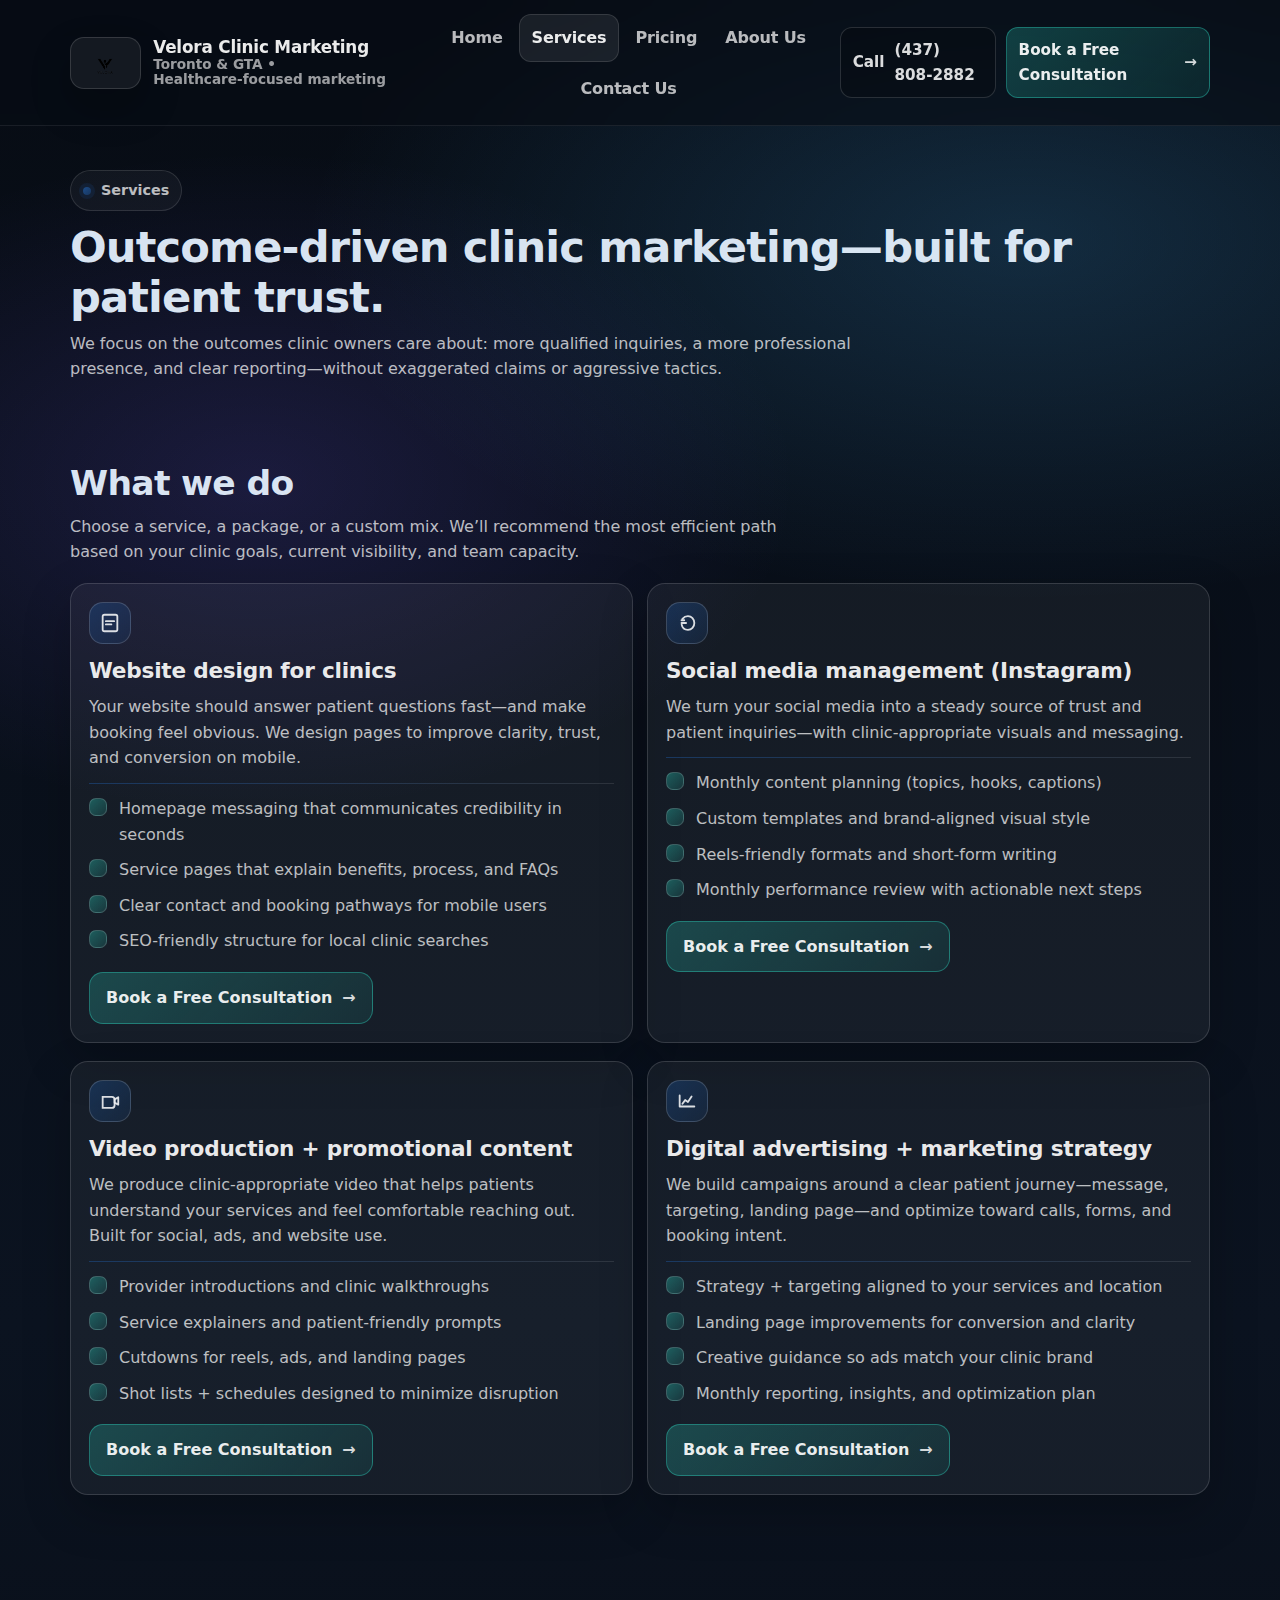
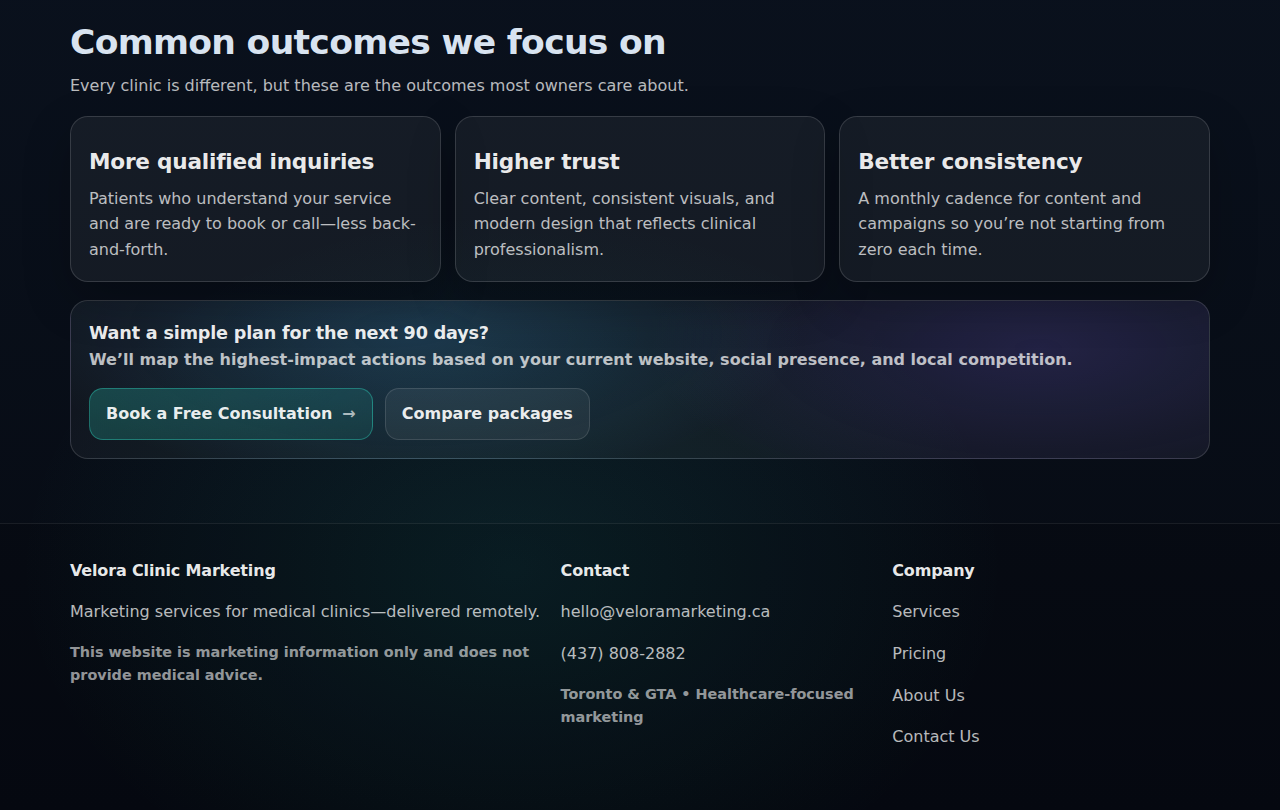
<file: docs/services.html>
<!doctype html>
<html lang="en">
  <head>
    <meta charset="utf-8" />
    <meta name="viewport" content="width=device-width, initial-scale=1" />
    <meta name="description" content="Clinic-focused services: website design, Instagram management, video production, and digital advertising—delivered remotely." />
    <title>Services — Velora Clinic Marketing</title>
    <link rel="icon" href="assets/favicon.svg" type="image/svg+xml" />
    <link rel="stylesheet" href="css/styles.css" />
  </head>
  <body>
    <a class="skip-link" href="#main">Skip to content</a>

    <header class="site-header">
      <div class="container nav">
        <a class="brand" href="index.html" aria-label="Go to homepage">
          <span class="logo-badge" aria-hidden="true">
            <img
              class="logo-mark"
              src="assets/velora-logo.png"
              alt=""
            />
          </span>
          <span class="name">
            <strong data-business-name>Velora Clinic Marketing</strong>
            <span data-city>Toronto &amp; GTA • Healthcare‑focused marketing</span>
          </span>
        </a>

        <nav id="nav" class="nav-links" data-nav-links aria-label="Primary">
          <a href="index.html">Home</a>
          <a href="services.html">Services</a>
          <a href="pricing.html">Pricing</a>
          <a href="about.html">About Us</a>
          <a href="contact.html">Contact Us</a>
        </nav>

        <div class="nav-cta">
          <a class="btn small ghost desktop-only" data-phone-link href="tel:+14378082882"><span aria-hidden="true">Call</span> <span data-phone>4378082882</span></a>
          <button class="btn small nav-toggle" type="button" data-nav-toggle aria-controls="nav" aria-expanded="false">Menu</button>
          <a class="btn small primary" href="contact.html#contact-form">Book a Free Consultation <span class="arrow" aria-hidden="true">→</span></a>
        </div>
      </div>
    </header>

    <main id="main">
      <section class="page-hero">
        <div class="container">
          <div class="pill"><span class="dot" aria-hidden="true"></span>Services</div>
          <h1>Outcome-driven clinic marketing—built for patient trust.</h1>
          <p>
            We focus on the outcomes clinic owners care about: more qualified inquiries, a more professional presence, and clear reporting—without
            exaggerated claims or aggressive tactics.
          </p>
        </div>
      </section>

      <section class="section">
        <div class="container">
          <header class="section-header">
            <h2>What we do</h2>
            <p>
              Choose a service, a package, or a custom mix. We’ll recommend the most efficient path based on your clinic goals,
              current visibility, and team capacity.
            </p>
          </header>

          <div class="grid-2">
            <article class="card">
              <div class="iconbox" aria-hidden="true">
                <svg viewBox="0 0 24 24" fill="none"><path d="M6 3h12a2 2 0 0 1 2 2v14a2 2 0 0 1-2 2H6a2 2 0 0 1-2-2V5a2 2 0 0 1 2-2Z" stroke="currentColor" stroke-width="2"/><path d="M7.5 10h9M7.5 13.5h6" stroke="currentColor" stroke-width="2" stroke-linecap="round"/></svg>
              </div>
              <h3>Website design for clinics</h3>
              <p>
                Your website should answer patient questions fast—and make booking feel obvious. We design pages to improve clarity, trust,
                and conversion on mobile.
              </p>
              <div class="divider"></div>
              <ul class="list">
                <li><span class="check" aria-hidden="true"></span><span>Homepage messaging that communicates credibility in seconds</span></li>
                <li><span class="check" aria-hidden="true"></span><span>Service pages that explain benefits, process, and FAQs</span></li>
                <li><span class="check" aria-hidden="true"></span><span>Clear contact and booking pathways for mobile users</span></li>
                <li><span class="check" aria-hidden="true"></span><span>SEO-friendly structure for local clinic searches</span></li>
              </ul>
              <div class="spacer-18"></div>
              <a class="btn primary" href="contact.html#contact-form">Book a Free Consultation <span class="arrow" aria-hidden="true">→</span></a>
            </article>

            <article class="card">
              <div class="iconbox" aria-hidden="true">
                <svg viewBox="0 0 24 24" fill="none"><path d="M7 7.5c1.7-2 3.7-3 6-3 4 0 7 3.1 7 7.5S17 19.5 13 19.5c-3.6 0-6.2-2.4-6.8-5.7" stroke="currentColor" stroke-width="2" stroke-linecap="round"/><path d="M6 12h5M6 9h3" stroke="currentColor" stroke-width="2" stroke-linecap="round"/></svg>
              </div>
              <h3>Social media management (Instagram)</h3>
              <p>
                We turn your social media into a steady source of trust and patient inquiries—with clinic-appropriate visuals and messaging.
              </p>
              <div class="divider"></div>
              <ul class="list">
                <li><span class="check" aria-hidden="true"></span><span>Monthly content planning (topics, hooks, captions)</span></li>
                <li><span class="check" aria-hidden="true"></span><span>Custom templates and brand-aligned visual style</span></li>
                <li><span class="check" aria-hidden="true"></span><span>Reels-friendly formats and short-form writing</span></li>
                <li><span class="check" aria-hidden="true"></span><span>Monthly performance review with actionable next steps</span></li>
              </ul>
              <div class="spacer-18"></div>
              <a class="btn primary" href="contact.html#contact-form">Book a Free Consultation <span class="arrow" aria-hidden="true">→</span></a>
            </article>
          </div>

          <div class="spacer-18"></div>

          <div class="grid-2">
            <article class="card">
              <div class="iconbox" aria-hidden="true">
                <svg viewBox="0 0 24 24" fill="none"><path d="M4 7.5h10a3 3 0 0 1 3 3v6a3 3 0 0 1-3 3H4v-12Z" stroke="currentColor" stroke-width="2"/><path d="M17 10.2 21 8v8l-4-2.2v-3.6Z" stroke="currentColor" stroke-width="2" stroke-linejoin="round"/></svg>
              </div>
              <h3>Video production + promotional content</h3>
              <p>
                We produce clinic-appropriate video that helps patients understand your services and feel comfortable reaching out.
                Built for social, ads, and website use.
              </p>
              <div class="divider"></div>
              <ul class="list">
                <li><span class="check" aria-hidden="true"></span><span>Provider introductions and clinic walkthroughs</span></li>
                <li><span class="check" aria-hidden="true"></span><span>Service explainers and patient-friendly prompts</span></li>
                <li><span class="check" aria-hidden="true"></span><span>Cutdowns for reels, ads, and landing pages</span></li>
                <li><span class="check" aria-hidden="true"></span><span>Shot lists + schedules designed to minimize disruption</span></li>
              </ul>
              <div class="spacer-18"></div>
              <a class="btn primary" href="contact.html#contact-form">Book a Free Consultation <span class="arrow" aria-hidden="true">→</span></a>
            </article>

            <article class="card">
              <div class="iconbox" aria-hidden="true">
                <svg viewBox="0 0 24 24" fill="none"><path d="M4 18V6m0 12h16" stroke="currentColor" stroke-width="2" stroke-linecap="round"/><path d="M7 15l3-4 3 2 4-6" stroke="currentColor" stroke-width="2" stroke-linecap="round" stroke-linejoin="round"/></svg>
              </div>
              <h3>Digital advertising + marketing strategy</h3>
              <p>
                We build campaigns around a clear patient journey—message, targeting, landing page—and optimize toward calls, forms, and booking intent.
              </p>
              <div class="divider"></div>
              <ul class="list">
                <li><span class="check" aria-hidden="true"></span><span>Strategy + targeting aligned to your services and location</span></li>
                <li><span class="check" aria-hidden="true"></span><span>Landing page improvements for conversion and clarity</span></li>
                <li><span class="check" aria-hidden="true"></span><span>Creative guidance so ads match your clinic brand</span></li>
                <li><span class="check" aria-hidden="true"></span><span>Monthly reporting, insights, and optimization plan</span></li>
              </ul>
              <div class="spacer-18"></div>
              <a class="btn primary" href="contact.html#contact-form">Book a Free Consultation <span class="arrow" aria-hidden="true">→</span></a>
            </article>
          </div>
        </div>
      </section>

      <section class="section">
        <div class="container">
          <header class="section-header">
            <h2>Common outcomes we focus on</h2>
            <p>Every clinic is different, but these are the outcomes most owners care about.</p>
          </header>
          <div class="grid-3">
            <div class="card">
              <h3>More qualified inquiries</h3>
              <p>Patients who understand your service and are ready to book or call—less back-and-forth.</p>
            </div>
            <div class="card">
              <h3>Higher trust</h3>
              <p>Clear content, consistent visuals, and modern design that reflects clinical professionalism.</p>
            </div>
            <div class="card">
              <h3>Better consistency</h3>
              <p>A monthly cadence for content and campaigns so you’re not starting from zero each time.</p>
            </div>
          </div>
          <div class="spacer-18"></div>
          <div class="cta-band">
            <div>
              <strong>Want a simple plan for the next 90 days?</strong>
              <span>We’ll map the highest-impact actions based on your current website, social presence, and local competition.</span>
            </div>
            <div style="display:flex; gap:12px; flex-wrap:wrap;">
              <a class="btn primary" href="contact.html#contact-form">Book a Free Consultation <span class="arrow" aria-hidden="true">→</span></a>
              <a class="btn" href="pricing.html#packages">Compare packages</a>
            </div>
          </div>
        </div>
      </section>
    </main>

    <footer class="footer">
      <div class="container footer-grid">
        <div>
          <h4 data-business-name>Velora Clinic Marketing</h4>
          <p class="muted">Marketing services for medical clinics—delivered remotely.</p>
          <p class="fine">This website is marketing information only and does not provide medical advice.</p>
        </div>
        <div>
          <h4>Contact</h4>
          <p><a data-email-link href="mailto:hello@veloramarketing.ca"><span data-email>hello@veloramarketing.ca</span></a></p>
          <p><a data-phone-link href="tel:+14378082882"><span data-phone>4378082882</span></a></p>
          <p class="fine" data-city>Toronto &amp; GTA • Healthcare‑focused marketing</p>
        </div>
        <div>
          <h4>Company</h4>
          <p><a href="services.html">Services</a></p>
          <p><a href="pricing.html">Pricing</a></p>
          <p><a href="about.html">About Us</a></p>
          <p><a href="contact.html">Contact Us</a></p>
        </div>
      </div>
    </footer>

    <script src="js/main.js" defer></script>
  </body>
</html>
</file>
<file: docs/css/styles.css>
:root{
  --bg: #0b1320;
  --surface: rgba(255,255,255,.06);
  --surface-2: rgba(255,255,255,.10);
  --text: rgba(255,255,255,.92);
  --muted: rgba(255,255,255,.72);
  --subtle: rgba(255,255,255,.60);
  --border: rgba(255,255,255,.12);
  --shadow: 0 20px 60px rgba(0,0,0,.45);

  /* 3-color functional system */
  --primary: #1d4f8f;           /* trust: headings/icons/dividers */
  --accent: #2dd4bf;            /* action: primary CTAs + “most chosen” */
  --accent-soft: rgba(45,212,191,.22);

  /* legacy tokens (kept for compatibility) */
  --brand: #47b7ff;
  --brand-2: #7c5cff;
  --ok: #2dd4bf;
  --warn: #fbbf24;
  --danger: #fb7185;

  --radius: 18px;
  --radius-sm: 12px;
  --max: 1140px;
  --pad: clamp(18px, 2.4vw, 28px);

  --h1: clamp(2.15rem, 4.0vw, 3.4rem);
  --h2: clamp(1.55rem, 2.7vw, 2.2rem);
  --h3: clamp(1.15rem, 1.8vw, 1.35rem);
  --p: 1rem;
}

*{ box-sizing: border-box; }
html{
  scroll-behavior: smooth;
  /* Prevent anchored sections (ex: #contact-form) from being hidden under the sticky header */
  scroll-padding-top: 96px;
}
body{
  margin: 0;
  color: var(--text);
  background: radial-gradient(1200px 600px at 80% 10%, rgba(71,183,255,.18), transparent 60%),
              radial-gradient(900px 550px at 20% 20%, rgba(124,92,255,.16), transparent 60%),
              radial-gradient(900px 650px at 40% 90%, rgba(45,212,191,.10), transparent 55%),
              linear-gradient(180deg, #070c14 0%, var(--bg) 55%, #060a12 100%);
  font-family: ui-sans-serif, system-ui, -apple-system, Segoe UI, Roboto, Helvetica, Arial, "Apple Color Emoji","Segoe UI Emoji";
  line-height: 1.6;
  -webkit-font-smoothing: antialiased;
  -moz-osx-font-smoothing: grayscale;
}

@media (prefers-reduced-motion: reduce){
  html{ scroll-behavior: auto; }
  *{ transition: none !important; animation: none !important; }
}

img{ max-width: 100%; height: auto; }
a{ color: inherit; text-decoration: none; }
button, input, textarea, select{ font: inherit; }

.skip-link{
  position: absolute;
  left: -999px;
  top: 10px;
  padding: 10px 14px;
  background: #0a1220;
  border: 1px solid var(--border);
  border-radius: 12px;
  z-index: 9999;
}
.skip-link:focus{ left: 12px; }

.container{
  width: min(var(--max), calc(100% - 2 * var(--pad)));
  margin: 0 auto;
}

.pill{
  display: inline-flex;
  gap: 10px;
  align-items: center;
  padding: 8px 12px;
  border: 1px solid var(--border);
  border-radius: 999px;
  background: rgba(255,255,255,.04);
  color: var(--muted);
  font-weight: 600;
  font-size: 0.9rem;
}
.pill .dot{
  width: 8px;
  height: 8px;
  border-radius: 50%;
  background: linear-gradient(135deg, rgba(29,79,143,.95), rgba(29,79,143,.55));
  box-shadow: 0 0 0 4px rgba(29,79,143,.18);
}

.btn{
  display: inline-flex;
  align-items: center;
  justify-content: center;
  gap: 10px;
  padding: 12px 16px;
  border-radius: 14px;
  border: 1px solid var(--border);
  background: rgba(255,255,255,.06);
  color: var(--text);
  font-weight: 700;
  transition: transform .18s ease, background .18s ease, border-color .18s ease;
  cursor: pointer;
}
.btn:hover{ transform: translateY(-1px); background: rgba(255,255,255,.09); border-color: rgba(255,255,255,.18); }
.btn:active{ transform: translateY(0px); }
.btn.primary{
  border-color: rgba(45,212,191,.40);
  background: linear-gradient(135deg, rgba(45,212,191,.24), rgba(45,212,191,.10));
}
.btn.primary:hover{ border-color: rgba(45,212,191,.58); background: linear-gradient(135deg, rgba(45,212,191,.30), rgba(45,212,191,.14)); }
.btn.small{ padding: 10px 12px; border-radius: 12px; font-size: .95rem; }
.btn.block{ width: 100%; }
.btn .arrow{ opacity: .9; }

.btn.ghost{
  background: rgba(0,0,0,.18);
  border-color: rgba(255,255,255,.14);
  color: rgba(255,255,255,.86);
}
.btn.ghost:hover{
  background: rgba(255,255,255,.07);
  border-color: rgba(255,255,255,.18);
}

/* Header / Nav */
.site-header{
  position: sticky;
  top: 0;
  z-index: 50;
  backdrop-filter: blur(14px);
  background: rgba(7,12,20,.60);
  border-bottom: 1px solid rgba(255,255,255,.08);
}
.nav{
  display: flex;
  align-items: center;
  justify-content: space-between;
  padding: 14px 0;
  gap: 14px;
}
.brand{
  display: flex;
  align-items: center;
  gap: 12px;
  min-width: 180px;
}
.logo-badge{
  width: auto;
  height: clamp(52px, 3.8vw, 66px);
  border-radius: 14px;
  background: rgba(255,255,255,.06);
  border: 1px solid rgba(255,255,255,.14);
  box-shadow: 0 18px 40px rgba(0,0,0,.22);
  display: grid;
  place-items: center;
  padding: 10px 14px;
}
.logo-mark{
  width: auto;
  height: clamp(38px, 2.8vw, 54px);
  max-width: min(220px, 48vw);
  display: block;
}
.brand .name{
  display: grid;
  line-height: 1.1;
}
.brand .name strong{ letter-spacing: -0.01em; font-size: 1.05rem; }
.brand .name span{ color: var(--subtle); font-size: .85rem; font-weight: 600; }

.nav-links{
  display: flex;
  align-items: center;
  gap: 4px;
  flex-wrap: wrap;
  justify-content: center;
}
.nav-links a{
  padding: 10px 12px;
  border-radius: 12px;
  color: var(--muted);
  font-weight: 700;
  letter-spacing: -0.01em;
}
.nav-links a:hover{ background: rgba(255,255,255,.06); color: var(--text); }
.nav-links a[aria-current="page"]{
  background: rgba(255,255,255,.08);
  color: var(--text);
  border: 1px solid rgba(255,255,255,.12);
}

.nav-cta{
  display: flex;
  align-items: center;
  gap: 10px;
}
.nav-toggle{
  display: none;
}

@media (max-width: 920px){
  .nav-toggle{
    display: inline-flex;
  }
  .nav-links{
    position: absolute;
    left: 0;
    right: 0;
    top: 69px;
    display: grid;
    gap: 6px;
    padding: 12px;
    background: rgba(7,12,20,.92);
    border-bottom: 1px solid rgba(255,255,255,.08);
    transform-origin: top;
    transform: scaleY(0);
    opacity: 0;
    pointer-events: none;
    transition: transform .16s ease, opacity .16s ease;
  }
  .nav-links.open{
    transform: scaleY(1);
    opacity: 1;
    pointer-events: auto;
  }
  .nav-links a{
    padding: 12px 12px;
    border: 1px solid rgba(255,255,255,.10);
    background: rgba(255,255,255,.04);
  }
  .nav-cta .desktop-only{ display: none; }
}

@media (max-width: 520px){
  .nav{
    flex-wrap: wrap;
  }
  .brand{
    min-width: 0;
  }
  .brand .name span{
    display: none;
  }
  .nav-cta{
    width: 100%;
    justify-content: space-between;
  }
}

/* Hero / Sections */
.hero{
  padding: clamp(46px, 6vw, 86px) 0 26px;
}
.hero-grid{
  display: grid;
  grid-template-columns: 1.2fr .8fr;
  gap: clamp(20px, 3vw, 34px);
  align-items: center;
}
.hero h1{
  font-size: var(--h1);
  line-height: 1.1;
  letter-spacing: -0.02em;
  margin: 14px 0 12px;
}
.hero h1, .page-hero h1, .section-header h2{
  color: rgba(230,242,255,.95);
}
.hero p{
  margin: 0 0 18px;
  color: var(--muted);
  font-size: 1.05rem;
  max-width: 58ch;
}
.hero-actions{
  display: flex;
  flex-wrap: wrap;
  gap: 12px;
  align-items: center;
}
.trust-row{
  margin-top: 18px;
  display: flex;
  flex-wrap: wrap;
  gap: 10px;
  color: var(--subtle);
  font-weight: 650;
}
.trust-row span{
  display: inline-flex;
  align-items: center;
  gap: 8px;
  padding: 8px 10px;
  border-radius: 999px;
  border: 1px solid rgba(255,255,255,.10);
  background: rgba(255,255,255,.03);
}
.trust-row .icon{
  width: 18px;
  height: 18px;
  border-radius: 6px;
  background: linear-gradient(135deg, rgba(29,79,143,.55), rgba(29,79,143,.20));
  border: 1px solid rgba(255,255,255,.16);
}

.hero-card{
  border: 1px solid rgba(255,255,255,.14);
  background: linear-gradient(180deg, rgba(255,255,255,.08), rgba(255,255,255,.04));
  border-radius: var(--radius);
  box-shadow: var(--shadow);
  padding: 18px;
  overflow: hidden;
  position: relative;
}
.hero-card:before{
  content:"";
  position: absolute;
  inset: -2px;
  background: radial-gradient(450px 220px at 10% 10%, rgba(71,183,255,.22), transparent 55%),
              radial-gradient(380px 220px at 90% 25%, rgba(124,92,255,.20), transparent 55%);
  opacity: .75;
  pointer-events: none;
}
.hero-card > *{ position: relative; }
.mini-kpis{
  display: grid;
  grid-template-columns: 1fr 1fr;
  gap: 10px;
}
.kpi{
  padding: 14px;
  border-radius: 16px;
  border: 1px solid rgba(255,255,255,.12);
  background: rgba(0,0,0,.18);
}
.kpi strong{
  display: block;
  font-size: 1.1rem;
  letter-spacing: -0.01em;
}
.kpi span{
  display: block;
  color: var(--subtle);
  font-weight: 650;
  font-size: .9rem;
}
.kpi small{
  display: block;
  margin-top: 8px;
  color: rgba(255,255,255,.72);
  font-weight: 650;
}
.note{
  margin-top: 12px;
  color: rgba(255,255,255,.72);
  font-weight: 650;
  font-size: .92rem;
}
.note a{ text-decoration: underline; text-underline-offset: 3px; }

@media (max-width: 920px){
  .hero-grid{ grid-template-columns: 1fr; }
}

@media (max-width: 520px){
  .mini-kpis{ grid-template-columns: 1fr; }
}

.section{
  padding: clamp(44px, 5vw, 72px) 0;
}
.section.compact{ padding: 34px 0; }
.section-header{
  display: grid;
  gap: 10px;
  margin-bottom: 18px;
}
.section-header h2{
  font-size: var(--h2);
  line-height: 1.15;
  margin: 0;
  letter-spacing: -0.02em;
}
.section-header p{
  margin: 0;
  color: var(--muted);
  max-width: 72ch;
}

.grid-3{
  display: grid;
  gap: 14px;
  grid-template-columns: repeat(3, 1fr);
}
.grid-2{
  display: grid;
  gap: 14px;
  grid-template-columns: repeat(2, 1fr);
}
@media (max-width: 980px){
  .grid-3{ grid-template-columns: 1fr; }
  .grid-2{ grid-template-columns: 1fr; }
}

.card{
  padding: 18px;
  border-radius: var(--radius);
  border: 1px solid rgba(255,255,255,.14);
  background: rgba(255,255,255,.05);
  box-shadow: 0 18px 48px rgba(0,0,0,.22);
  transition: transform .18s ease, border-color .18s ease, background .18s ease;
}
.card:hover{
  transform: translateY(-2px);
  border-color: rgba(255,255,255,.18);
  background: rgba(255,255,255,.06);
}
.card h3{
  margin: 10px 0 6px;
  font-size: var(--h3);
  letter-spacing: -0.01em;
}
.card p{
  margin: 0;
  color: var(--muted);
}
.card .iconbox{
  width: 42px;
  height: 42px;
  border-radius: 14px;
  display: grid;
  place-items: center;
  background: linear-gradient(135deg, rgba(29,79,143,.42), rgba(29,79,143,.18));
  border: 1px solid rgba(255,255,255,.16);
}
.iconbox svg{ width: 22px; height: 22px; opacity: .92; }

.list{
  margin: 12px 0 0;
  padding: 0;
  list-style: none;
  display: grid;
  gap: 10px;
}
.list li{
  display: grid;
  grid-template-columns: 20px 1fr;
  gap: 10px;
  align-items: start;
  color: var(--muted);
}
.check{
  width: 18px; height: 18px; border-radius: 7px;
  background: linear-gradient(135deg, rgba(45,212,191,.36), rgba(45,212,191,.14));
  border: 1px solid rgba(255,255,255,.16);
  margin-top: 2px;
}
.check.small{
  width: 16px;
  height: 16px;
  border-radius: 6px;
}

.xmark{
  width: 16px;
  height: 16px;
  border-radius: 6px;
  background: rgba(0,0,0,.18);
  border: 1px solid rgba(255,255,255,.14);
  margin-top: 2px;
}

.cta-band{
  border: 1px solid rgba(255,255,255,.14);
  background: radial-gradient(650px 260px at 30% 20%, rgba(71,183,255,.18), transparent 60%),
              radial-gradient(650px 260px at 85% 30%, rgba(124,92,255,.16), transparent 60%),
              rgba(255,255,255,.04);
  border-radius: var(--radius);
  padding: 18px;
  display: flex;
  gap: 16px;
  align-items: center;
  justify-content: space-between;
  flex-wrap: wrap;
}
.cta-band strong{
  font-size: 1.1rem;
  letter-spacing: -0.01em;
}
.cta-band span{ display:block; color: var(--muted); font-weight: 650; }

/* Pricing */
.pricing-grid{
  display: grid;
  grid-template-columns: repeat(3, 1fr);
  gap: 14px;
  align-items: stretch;
}
@media (max-width: 1020px){
  .pricing-grid{ grid-template-columns: 1fr; }
}
.price-card{
  position: relative;
  padding: 18px;
  border-radius: var(--radius);
  border: 1px solid rgba(255,255,255,.14);
  background: rgba(255,255,255,.05);
  box-shadow: 0 18px 48px rgba(0,0,0,.18);
  transition: transform .18s ease, border-color .18s ease, background .18s ease;
}
.price-card:hover{
  transform: translateY(-2px);
  border-color: rgba(255,255,255,.18);
  background: rgba(255,255,255,.06);
}
.price-card.featured{
  border-color: rgba(45,212,191,.42);
  background: linear-gradient(180deg, rgba(45,212,191,.10), rgba(255,255,255,.05));
  box-shadow: 0 22px 70px rgba(45,212,191,.09);
}
.price-actions{
  display: grid;
  gap: 10px;
}
.badge.best{
  border-color: rgba(45,212,191,.46);
  background: linear-gradient(135deg, rgba(45,212,191,.22), rgba(45,212,191,.10));
}
.badge.soft{
  background: rgba(0,0,0,.22);
}
.badge{
  display: inline-flex;
  padding: 6px 10px;
  border-radius: 999px;
  font-weight: 800;
  font-size: .85rem;
  border: 1px solid rgba(255,255,255,.16);
  background: rgba(255,255,255,.06);
  color: var(--text);
}
.price{
  margin: 10px 0 6px;
  display: flex;
  align-items: baseline;
  gap: 10px;
}
.price strong{
  font-size: 2.15rem;
  letter-spacing: -0.02em;
}
.price span{ color: var(--subtle); font-weight: 700; }
.price-card p{ color: var(--muted); margin: 0 0 10px; }
.divider{
  height: 1px;
  background: linear-gradient(90deg, rgba(29,79,143,.55), rgba(255,255,255,.10));
  margin: 12px 0;
}

/* Pricing: split one-time + monthly */
.split-price{
  display: grid;
  gap: 10px;
  margin-top: 12px;
}
.split-price .split{
  border: 1px solid rgba(255,255,255,.14);
  border-radius: 16px;
  background: rgba(0,0,0,.18);
  padding: 12px;
}
.split-price .label{
  display: block;
  color: rgba(255,255,255,.70);
  font-weight: 800;
  letter-spacing: -0.01em;
  font-size: .9rem;
}

/* Comparison table */
.table-wrap{
  border: 1px solid rgba(255,255,255,.14);
  border-radius: var(--radius);
  background: rgba(255,255,255,.04);
  overflow: auto;
  -webkit-overflow-scrolling: touch;
}
.compare{
  width: 100%;
  min-width: 760px;
  border-collapse: separate;
  border-spacing: 0;
}
.compare th, .compare td{
  padding: 12px 12px;
  border-bottom: 1px solid rgba(255,255,255,.10);
  vertical-align: top;
}
.compare th{
  text-align: left;
  color: rgba(255,255,255,.86);
  font-weight: 850;
  letter-spacing: -0.01em;
  background: rgba(0,0,0,.20);
}
.compare td{
  color: var(--muted);
  font-weight: 650;
}
.compare .cell{
  display: inline-flex;
  align-items: center;
  gap: 8px;
}
.compare .cell .label{
  color: var(--muted);
  font-weight: 700;
}
.compare td.highlight .cell .label{
  color: rgba(255,255,255,.82);
}
.compare tr:last-child td{ border-bottom: 0; }
.compare .rowhead{
  color: rgba(255,255,255,.86);
  font-weight: 800;
  width: 28%;
  background: rgba(0,0,0,.14);
}
.compare .colhead{
  width: 24%;
}
.compare .colhead.highlight,
.compare td.highlight{
  background: rgba(45,212,191,.08);
}
.compare .colhead.highlight{
  border-bottom-color: rgba(45,212,191,.22);
}
.compare .colhead .note{
  display: inline-flex;
  margin-top: 8px;
  padding: 6px 10px;
  border-radius: 999px;
  border: 1px solid rgba(45,212,191,.30);
  background: rgba(45,212,191,.10);
  color: rgba(255,255,255,.86);
  font-weight: 850;
  font-size: .82rem;
}
.compare .colhead .small{
  display: block;
  margin-top: 2px;
  color: rgba(255,255,255,.64);
  font-weight: 700;
  font-size: .88rem;
}
.compare .pricecell{
  color: rgba(255,255,255,.92);
  font-weight: 900;
}
.compare .mutedcell{
  color: rgba(255,255,255,.64);
}
.table-hint{
  margin-top: 10px;
  color: rgba(255,255,255,.62);
  font-weight: 650;
  font-size: .92rem;
}

/* Forms */
.form{
  display: grid;
  gap: 12px;
}
.field{
  display: grid;
  gap: 8px;
}
.field label{
  font-weight: 750;
  color: rgba(255,255,255,.86);
}
.field input, .field textarea, .field select{
  padding: 12px 12px;
  border-radius: 14px;
  border: 1px solid rgba(255,255,255,.14);
  background: rgba(0,0,0,.22);
  color: var(--text);
  outline: none;
}
.field textarea{ min-height: 140px; resize: vertical; }
.field input:focus, .field textarea:focus, .field select:focus{
  border-color: rgba(71,183,255,.40);
  box-shadow: 0 0 0 4px rgba(71,183,255,.12);
}
.help{
  color: var(--subtle);
  font-weight: 650;
  font-size: .92rem;
}
.alert{
  border: 1px solid rgba(255,255,255,.14);
  border-radius: 16px;
  background: rgba(255,255,255,.04);
  padding: 12px 12px;
  color: var(--muted);
  font-weight: 650;
}
.alert.ok{ border-color: rgba(45,212,191,.35); }
.alert.warn{ border-color: rgba(251,191,36,.38); }

/* Footer */
.footer{
  padding: 34px 0 44px;
  border-top: 1px solid rgba(255,255,255,.08);
  background: rgba(0,0,0,.10);
}
.footer-grid{
  display: grid;
  grid-template-columns: 1.2fr .8fr .8fr;
  gap: 14px;
}
@media (max-width: 980px){
  .footer-grid{ grid-template-columns: 1fr; }
}
.footer h4{
  margin: 0 0 8px;
  letter-spacing: -0.01em;
}
.footer p, .footer a{ color: var(--muted); }
.footer a:hover{ color: var(--text); text-decoration: underline; text-underline-offset: 3px; }
.footer .fine{
  margin-top: 14px;
  color: rgba(255,255,255,.58);
  font-weight: 650;
  font-size: .9rem;
}

/* Page header */
.page-hero{
  padding: 44px 0 18px;
}
.page-hero h1{
  margin: 12px 0 8px;
  font-size: clamp(1.9rem, 3.4vw, 2.7rem);
  letter-spacing: -0.02em;
  line-height: 1.15;
}
.page-hero p{
  margin: 0;
  max-width: 78ch;
  color: var(--muted);
}

.two-col{
  display: grid;
  grid-template-columns: 1fr 1fr;
  gap: 14px;
  align-items: start;
}
@media (max-width: 980px){
  .two-col{ grid-template-columns: 1fr; }
}

/* Utility */
.muted{ color: var(--muted); }
.subtle{ color: var(--subtle); }
.spacer-12{ height: 12px; }
.spacer-18{ height: 18px; }
.spacer-24{ height: 24px; }
.kbd{
  display: inline-flex;
  padding: 2px 8px;
  border-radius: 10px;
  border: 1px solid rgba(255,255,255,.14);
  background: rgba(0,0,0,.22);
  font-weight: 800;
  color: rgba(255,255,255,.84);
}

/* Sticky CTA */
.sticky-cta{
  position: fixed;
  right: clamp(14px, 2vw, 18px);
  bottom: calc(clamp(14px, 2vw, 18px) + env(safe-area-inset-bottom, 0px));
  z-index: 60;
  opacity: 0;
  pointer-events: none;
  transform: translateY(10px);
  transition: opacity .18s ease, transform .18s ease;
}
.sticky-cta.show{
  opacity: 1;
  pointer-events: auto;
  transform: translateY(0px);
}
.sticky-cta{
  display: inline-flex;
  align-items: center;
  justify-content: center;
  padding: 12px 16px;
  border-radius: 14px;
  border: 1px solid rgba(45,212,191,.42);
  background: linear-gradient(135deg, rgba(45,212,191,.26), rgba(45,212,191,.10));
  color: rgba(255,255,255,.94);
  font-weight: 900;
  box-shadow: 0 18px 50px rgba(0,0,0,.32);
}
.sticky-cta:hover{
  transform: translateY(-1px);
  border-color: rgba(45,212,191,.60);
  background: linear-gradient(135deg, rgba(45,212,191,.32), rgba(45,212,191,.12));
}
.sticky-cta:active{ transform: translateY(0px); }
@media (max-width: 520px){
  body.has-sticky-cta{
    /* Give the full-width sticky button breathing room at the bottom on mobile */
    padding-bottom: calc(92px + env(safe-area-inset-bottom, 0px));
  }
  .sticky-cta{
    left: var(--pad);
    right: var(--pad);
    width: calc(100% - 2 * var(--pad));
    text-align: center;
  }
}

/* AI Chatbot — positioned above the sticky CTA button */
#velora-chatbot{
  position: fixed;
  right: clamp(14px, 2vw, 18px);
  bottom: calc(76px + clamp(14px, 2vw, 18px) + env(safe-area-inset-bottom, 0px));
  z-index: 55;
  font-family: inherit;
}
.chatbot-toggle{
  width: 56px;
  height: 56px;
  border-radius: 50%;
  border: 1px solid rgba(45,212,191,.45);
  background: linear-gradient(135deg, rgba(45,212,191,.28), rgba(45,212,191,.12));
  color: rgba(255,255,255,.95);
  cursor: pointer;
  display: grid;
  place-items: center;
  box-shadow: 0 12px 40px rgba(0,0,0,.35);
  transition: transform .18s ease, border-color .18s ease, background .18s ease;
}
.chatbot-toggle:hover{
  transform: scale(1.05);
  border-color: rgba(45,212,191,.65);
  background: linear-gradient(135deg, rgba(45,212,191,.36), rgba(45,212,191,.16));
}
.chatbot-toggle svg{
  width: 26px;
  height: 26px;
}
.chatbot-panel{
  position: absolute;
  right: 0;
  bottom: calc(56px + 12px);
  width: min(380px, calc(100vw - 36px));
  max-height: min(480px, 70vh);
  border-radius: var(--radius);
  border: 1px solid rgba(255,255,255,.14);
  background: linear-gradient(180deg, rgba(11,19,32,.98), rgba(7,12,20,.98));
  box-shadow: var(--shadow), 0 0 0 1px rgba(255,255,255,.06);
  display: flex;
  flex-direction: column;
  overflow: hidden;
}
.chatbot-panel[hidden]{
  display: none !important;
}
.chatbot-header{
  display: flex;
  align-items: center;
  justify-content: space-between;
  padding: 14px 16px;
  border-bottom: 1px solid rgba(255,255,255,.10);
  background: rgba(0,0,0,.2);
}
.chatbot-header strong{
  display: block;
  font-size: 1rem;
  letter-spacing: -0.01em;
}
.chatbot-header span{
  font-size: .85rem;
  color: var(--subtle);
  font-weight: 650;
}
.chatbot-close{
  width: 36px;
  height: 36px;
  min-width: 36px;
  min-height: 36px;
  border-radius: 12px;
  border: 1px solid rgba(255,255,255,.12);
  background: rgba(255,255,255,.06);
  color: var(--muted);
  font-size: 1.35rem;
  line-height: 1;
  cursor: pointer;
  display: flex;
  align-items: center;
  justify-content: center;
  padding: 0;
  position: relative;
  z-index: 2;
  flex-shrink: 0;
  transition: background .15s ease, color .15s ease;
}
.chatbot-close:hover{
  background: rgba(255,255,255,.1);
  color: var(--text);
}
.chatbot-messages{
  flex: 1;
  overflow-y: auto;
  padding: 16px;
  display: flex;
  flex-direction: column;
  gap: 12px;
  min-height: 0;
}
.chatbot-msg{
  max-width: 88%;
  padding: 12px 14px;
  border-radius: 16px;
  font-size: .95rem;
  line-height: 1.5;
}
.chatbot-msg.user{
  align-self: flex-end;
  background: linear-gradient(135deg, rgba(45,212,191,.22), rgba(45,212,191,.10));
  border: 1px solid rgba(45,212,191,.28);
  color: rgba(255,255,255,.92);
}
.chatbot-msg.bot{
  align-self: flex-start;
  background: rgba(255,255,255,.06);
  border: 1px solid rgba(255,255,255,.12);
  color: var(--muted);
}
.chatbot-msg.bot p{
  margin: 0;
}
.chatbot-msg.bot a{
  color: var(--accent);
  text-decoration: underline;
  text-underline-offset: 3px;
}
.chatbot-msg.bot a:hover{
  color: rgba(45,212,191,.95);
}
.chatbot-input-wrap{
  display: flex;
  gap: 10px;
  padding: 14px 16px;
  border-top: 1px solid rgba(255,255,255,.10);
  background: rgba(0,0,0,.18);
}
.chatbot-input{
  flex: 1;
  padding: 12px 14px;
  border-radius: 14px;
  border: 1px solid rgba(255,255,255,.14);
  background: rgba(0,0,0,.25);
  color: var(--text);
  font-size: .95rem;
  outline: none;
}
.chatbot-input:focus{
  border-color: rgba(45,212,191,.45);
  box-shadow: 0 0 0 3px rgba(45,212,191,.12);
}
.chatbot-input::placeholder{
  color: var(--subtle);
}
.chatbot-send{
  padding: 12px 18px;
  border-radius: 14px;
  border: 1px solid rgba(45,212,191,.42);
  background: linear-gradient(135deg, rgba(45,212,191,.24), rgba(45,212,191,.10));
  color: rgba(255,255,255,.94);
  font-weight: 700;
  cursor: pointer;
  transition: transform .15s ease, background .15s ease;
}
.chatbot-send:hover{
  background: linear-gradient(135deg, rgba(45,212,191,.32), rgba(45,212,191,.14));
  transform: translateY(-1px);
}
@media (max-width: 520px){
  #velora-chatbot{
    left: var(--pad);
    right: var(--pad);
    bottom: calc(104px + env(safe-area-inset-bottom, 0px));
  }
  .chatbot-panel{
    left: 0;
    right: 0;
    width: 100%;
    max-height: min(420px, 60vh);
  }
}
</file>
